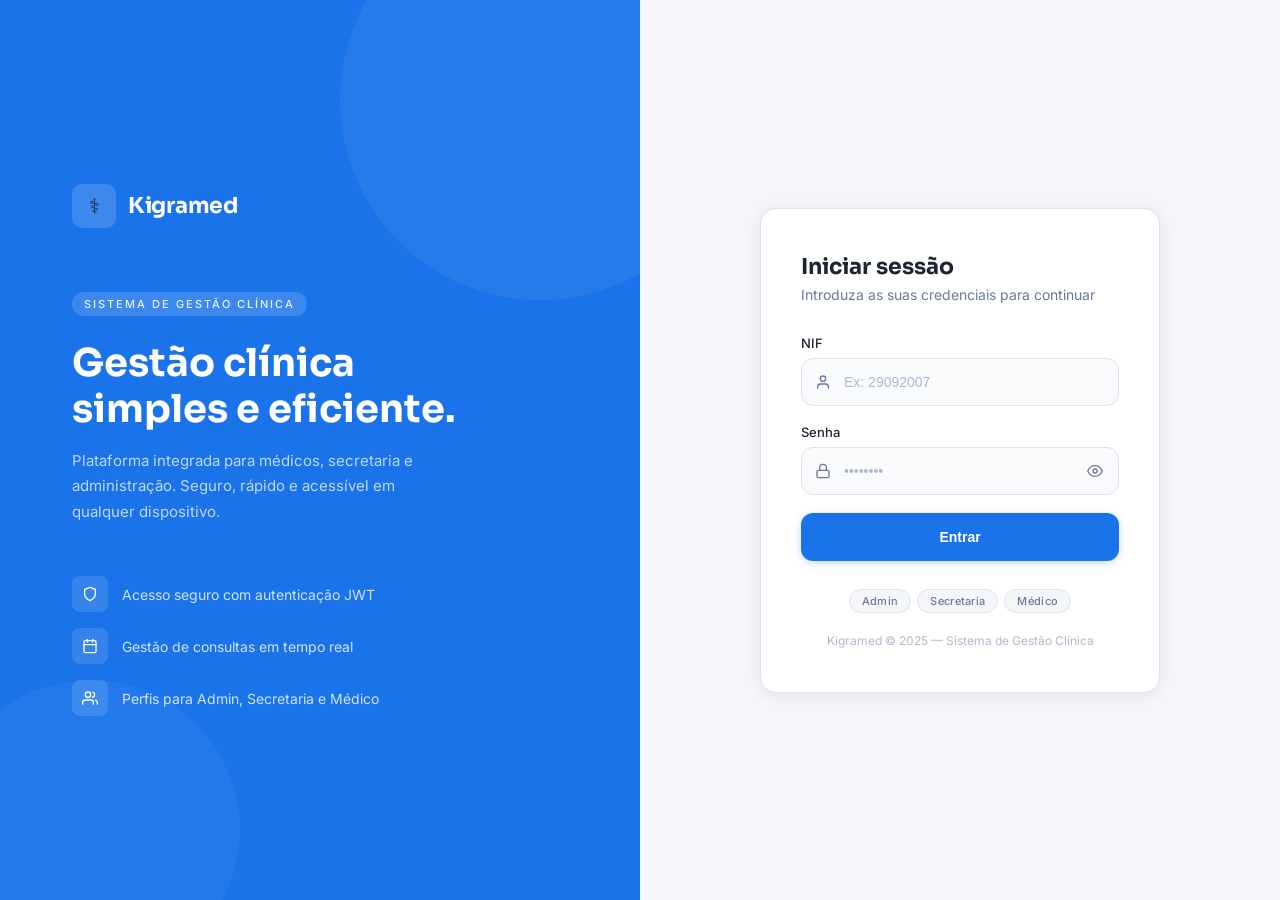
<file: src/Frontend/Front-Interno/index.html>
<!DOCTYPE html>
<html lang="pt">
<head>
  <meta charset="UTF-8"/>
  <meta name="viewport" content="width=device-width, initial-scale=1.0"/>
  <title>Kigramed — Login</title>
  <link href="https://fonts.googleapis.com/css2?family=Inter:wght@300;400;500;600&family=Sora:wght@600;700&display=swap" rel="stylesheet"/>
  <style>
    *, *::before, *::after { box-sizing: border-box; margin: 0; padding: 0; }
    :root { --primary:#1a73e8;--primary-h:#1558b0;--bg:#f4f6f9;--white:#ffffff;--border:#dde3ed;--text:#1e2532;--muted:#6b7a99;--danger:#d93025;--success:#1e8e3e;--radius:12px;--shadow:0 2px 16px rgba(0,0,0,0.08); }
    html, body { height: 100%; font-family: 'Inter', sans-serif; background: var(--bg); color: var(--text); }
    .page { min-height: 100vh; display: grid; grid-template-columns: 1fr 1fr; }
    .left { background: var(--primary); display:flex; flex-direction:column; justify-content:center; align-items:flex-start; padding:64px 72px; position:relative; overflow:hidden; }
    .left::before, .left::after { content:''; position:absolute; border-radius:50%; background:rgba(255,255,255,0.05); }
    .left::before { top:-100px; right:-100px; width:400px; height:400px; }
    .left::after { bottom:-80px; left:-60px; width:300px; height:300px; background:rgba(255,255,255,0.04); }
    .logo { display:flex; align-items:center; gap:12px; margin-bottom:64px; position:relative; z-index:1; }
    .logo-icon { width:44px;height:44px;background:rgba(255,255,255,0.15);border-radius:10px;display:flex;align-items:center;justify-content:center;font-size:20px; }
    .logo-name { font-family:'Sora',sans-serif;font-size:22px;font-weight:700;color:#fff;letter-spacing:-0.3px; }
    .hero { position:relative; z-index:1; }
    .hero-tag { display:inline-block;background:rgba(255,255,255,0.15);color:rgba(255,255,255,0.9);font-size:11px;font-weight:500;letter-spacing:2px;text-transform:uppercase;padding:5px 12px;border-radius:20px;margin-bottom:24px; }
    .hero-title { font-family:'Sora',sans-serif;font-size:clamp(26px,3vw,40px);font-weight:700;color:#fff;line-height:1.2;margin-bottom:16px; }
    .hero-desc { font-size:15px;color:rgba(255,255,255,0.72);line-height:1.7;max-width:380px;margin-bottom:52px; }
    .features { display:flex; flex-direction:column; gap:16px; }
    .feature { display:flex; align-items:center; gap:14px; }
    .feature-dot { width:36px; height:36px; flex-shrink:0; background:rgba(255,255,255,0.12); border-radius:8px; display:flex; align-items:center; justify-content:center; }
    .feature-dot svg { width:16px; height:16px; stroke:#fff; fill:none; stroke-width:2; stroke-linecap:round; stroke-linejoin:round; }
    .feature-text { font-size:14px; color:rgba(255,255,255,0.8); }
    .right { display:flex; align-items:center; justify-content:center; padding:48px 40px; background:var(--bg); }
    .card { width:100%; max-width:400px; background:var(--white); border:1px solid var(--border); border-radius:16px; padding:44px 40px; box-shadow:var(--shadow); }
    .card-header { margin-bottom:32px; }
    .card-title { font-family:'Sora',sans-serif;font-size:22px;font-weight:700;color:var(--text); margin-bottom:6px; }
    .card-sub { font-size:14px; color:var(--muted); }
    .field { margin-bottom:18px; }
    .field label { display:block; font-size:13px; font-weight:500; color:var(--text); margin-bottom:7px; }
    .input-wrap { position:relative; }
    .input-wrap svg.field-icon { position:absolute; left:14px; top:50%; transform:translateY(-50%); width:16px; height:16px; stroke:var(--muted); fill:none; stroke-width:2; stroke-linecap:round; stroke-linejoin:round; pointer-events:none; transition:stroke .2s; }
    .input-wrap input { width:100%; height:48px; border:1.5px solid var(--border); border-radius:var(--radius); background:#f9fafb; padding:0 14px 0 42px; font-size:14px; color:var(--text); outline:none; transition:border-color .2s, background .2s, box-shadow .2s; }
    .input-wrap input::placeholder { color:#b0b8cc; }
    .input-wrap input:focus { border-color:var(--primary); background:#fff; box-shadow:0 0 0 3px rgba(26,115,232,0.1); }
    .input-wrap:focus-within svg.field-icon { stroke:var(--primary); }
    .eye-btn { position:absolute; right:12px; top:50%; transform:translateY(-50%); background:none; border:none; cursor:pointer; padding:4px; color:var(--muted); transition:color .2s; line-height:0; }
    .eye-btn:hover { color:var(--text); }
    .eye-btn svg { width:16px; height:16px; stroke:currentColor; fill:none; stroke-width:2; stroke-linecap:round; stroke-linejoin:round; }
    .error-msg { font-size:12px; color:var(--danger); margin-top:5px; display:none; align-items:center; gap:4px; }
    .field.has-error .input-wrap input { border-color:var(--danger); background:#fff5f5; }
    .field.has-error .error-msg { display:flex; }
    .btn-login { width:100%; height:48px; margin-top:8px; background:var(--primary); border:none; border-radius:var(--radius); font-size:14px; font-weight:600; color:#fff; cursor:pointer; transition:background .2s, box-shadow .2s, transform .1s; display:flex; align-items:center; justify-content:center; gap:8px; box-shadow:0 2px 8px rgba(26,115,232,0.25); }
    .btn-login:hover { background:var(--primary-h); box-shadow:0 4px 14px rgba(26,115,232,0.35); }
    .btn-login:active { transform:scale(0.99); }
    .btn-login:disabled { opacity:.65; cursor:not-allowed; transform:none; }
    .spinner { width:16px; height:16px; border:2px solid rgba(255,255,255,0.35); border-top-color:#fff; border-radius:50%; animation:spin .65s linear infinite; display:none; }
    @keyframes spin { to { transform:rotate(360deg); } }
    .btn-login.loading .spinner { display:block; }
    .btn-login.loading .btn-text { display:none; }
    .roles-row { display:flex; gap:6px; justify-content:center; margin-top:28px; flex-wrap:wrap; }
    .role-pill { font-size:11px; font-weight:500; letter-spacing:.3px; padding:4px 12px; border-radius:20px; border:1px solid var(--border); color:var(--muted); background:#f4f6f9; }
    .footer-note { text-align:center; margin-top:20px; font-size:12px; color:#b0b8cc; }
    .toast { position: fixed; bottom: 24px; right: 24px; left: 24px; max-width: 320px; margin-left: auto; z-index: 999; padding: 12px 18px; border-radius: 10px; font-size: 13px; font-weight: 500; border: 1px solid; transform: translateY(80px); opacity: 0; transition: transform .3s ease, opacity .3s ease; display: flex; align-items: center; gap: 10px; box-shadow: 0 4px 16px rgba(0,0,0,0.1); }
    .toast.show { transform:translateY(0); opacity:1; }
    .toast.success { background:#f0fdf4; border-color:#bbf7d0; color:var(--success); }
    .toast.error { background:#fef2f2; border-color:#fecaca; color:var(--danger); }
    .toast svg { width:16px; height:16px; stroke:currentColor; fill:none; stroke-width:2.5; stroke-linecap:round; stroke-linejoin:round; flex-shrink:0; }
    @media (max-width:768px) {
      .page { grid-template-columns:1fr; }
      .left { padding:24px 24px 20px; align-items:center; text-align:center; }
      .logo { margin-bottom:0; }
      .hero { display:none; }
      .features { display:none; }
      .right { padding:20px 16px 36px; }
      .card { padding:28px 20px; }
    }
    @media (max-width:400px) {
      .card { padding:24px 14px; }
    }
  </style>
</head>
<body>
<div class="page">
  <div class="left">
    <div class="logo"><div class="logo-icon">⚕</div><div class="logo-name">Kigramed</div></div>
    <div class="hero">
      <span class="hero-tag">Sistema de Gestão Clínica</span>
      <h1 class="hero-title">Gestão clínica<br/>simples e eficiente.</h1>
      <p class="hero-desc">Plataforma integrada para médicos, secretaria e administração. Seguro, rápido e acessível em qualquer dispositivo.</p>
      <div class="features">
        <div class="feature"><div class="feature-dot"><svg viewBox="0 0 24 24"><path d="M12 22s8-4 8-10V5l-8-3-8 3v7c0 6 8 10 8 10z"/></svg></div><span class="feature-text">Acesso seguro com autenticação JWT</span></div>
        <div class="feature"><div class="feature-dot"><svg viewBox="0 0 24 24"><rect x="3" y="4" width="18" height="18" rx="2"/><line x1="16" y1="2" x2="16" y2="6"/><line x1="8" y1="2" x2="8" y2="6"/><line x1="3" y1="10" x2="21" y2="10"/></svg></div><span class="feature-text">Gestão de consultas em tempo real</span></div>
        <div class="feature"><div class="feature-dot"><svg viewBox="0 0 24 24"><path d="M17 21v-2a4 4 0 0 0-4-4H5a4 4 0 0 0-4 4v2"/><circle cx="9" cy="7" r="4"/><path d="M23 21v-2a4 4 0 0 0-3-3.87"/><path d="M16 3.13a4 4 0 0 1 0 7.75"/></svg></div><span class="feature-text">Perfis para Admin, Secretaria e Médico</span></div>
      </div>
    </div>
  </div>
  <div class="right">
    <div class="card">
      <div class="card-header"><h2 class="card-title">Iniciar sessão</h2><p class="card-sub">Introduza as suas credenciais para continuar</p></div>
      <form id="loginForm" novalidate>
        <div class="field" id="fieldNif"><label for="nif">NIF</label><div class="input-wrap"><svg class="field-icon" viewBox="0 0 24 24"><path d="M20 21v-2a4 4 0 0 0-4-4H8a4 4 0 0 0-4 4v2"/><circle cx="12" cy="7" r="4"/></svg><input type="text" id="nif" placeholder="Ex: 29092007" autocomplete="username"/></div><span class="error-msg"><svg viewBox="0 0 24 24" width="12" height="12"><circle cx="12" cy="12" r="10"/><line x1="12" y1="8" x2="12" y2="12"/><line x1="12" y1="16" x2="12.01" y2="16"/></svg>NIF é obrigatório.</span></div>
        <div class="field" id="fieldSenha"><label for="senha">Senha</label><div class="input-wrap"><svg class="field-icon" viewBox="0 0 24 24"><rect x="3" y="11" width="18" height="11" rx="2"/><path d="M7 11V7a5 5 0 0 1 10 0v4"/></svg><input type="password" id="senha" placeholder="••••••••" autocomplete="current-password"/><button type="button" class="eye-btn" id="eyeBtn" aria-label="Mostrar senha"><svg id="eyeIcon" viewBox="0 0 24 24"><path d="M1 12s4-8 11-8 11 8 11 8-4 8-11 8-11-8-11-8z"/><circle cx="12" cy="12" r="3"/></svg></button></div><span class="error-msg"><svg viewBox="0 0 24 24" width="12" height="12"><circle cx="12" cy="12" r="10"/><line x1="12" y1="8" x2="12" y2="12"/><line x1="12" y1="16" x2="12.01" y2="16"/></svg>Senha é obrigatória.</span></div>
        <button type="submit" class="btn-login" id="btnLogin"><div class="spinner"></div><span class="btn-text">Entrar</span></button>
      </form>
      <div class="roles-row"><span class="role-pill">Admin</span><span class="role-pill">Secretaria</span><span class="role-pill">Médico</span></div>
      <p class="footer-note">Kigramed ©️ 2025 — Sistema de Gestão Clínica</p>
    </div>
  </div>
</div>
<div class="toast" id="toast"></div>
<script>
  const API = 'http://localhost:5290/api';
  const eyeBtn = document.getElementById('eyeBtn');
  const senhaIn = document.getElementById('senha');
  const eyeIcon = document.getElementById('eyeIcon');
  const btnLogin = document.getElementById('btnLogin');
  const fieldNif = document.getElementById('fieldNif');
  const fieldSenha = document.getElementById('fieldSenha');
  const toast = document.getElementById('toast');

  eyeBtn.addEventListener('click', () => {
    const show = senhaIn.type === 'password';
    senhaIn.type = show ? 'text' : 'password';
    eyeIcon.innerHTML = show
      ? '<path d="M17.94 17.94A10.07 10.07 0 0112 20c-7 0-11-8-11-8a18.45 18.45 0 015.06-5.94"/><path d="M9.9 4.24A9.12 9.12 0 0112 4c7 0 11 8 11 8a18.5 18.5 0 01-2.16 3.19"/><line x1="1" y1="1" x2="23" y2="23"/>'
      : '<path d="M1 12s4-8 11-8 11 8 11 8-4 8-11 8-11-8-11-8z"/><circle cx="12" cy="12" r="3"/>';
  });

  function showToast(message, type = 'error') {
    toast.className = `toast ${type}`;
    toast.innerHTML = (type === 'success'
      ? '<svg viewBox="0 0 24 24"><polyline points="20 6 9 17 4 12"/></svg>'
      : '<svg viewBox="0 0 24 24"><circle cx="12" cy="12" r="10"/><line x1="12" y1="8" x2="12" y2="12"/><line x1="12" y1="16" x2="12.01" y2="16"/></svg>') + message;
    toast.classList.add('show');
    setTimeout(() => toast.classList.remove('show'), 3200);
  }

  document.getElementById('loginForm').addEventListener('submit', async (event) => {
    event.preventDefault();
    fieldNif.classList.remove('has-error');
    fieldSenha.classList.remove('has-error');
    const nif = document.getElementById('nif').value.trim();
    const senha = senhaIn.value.trim();
    let valid = true;
    if (!nif) { fieldNif.classList.add('has-error'); valid = false; }
    if (!senha) { fieldSenha.classList.add('has-error'); valid = false; }
    if (!valid) return;
    btnLogin.disabled = true;
    btnLogin.classList.add('loading');
    try {
      const response = await fetch(`${API}/Auth/login`, {
        method: 'POST', headers: { 'Content-Type': 'application/json' },
        body: JSON.stringify({ nif, senha })
      });
      const result = await response.json();
      if (!response.ok) {
        showToast(result?.mensagem || 'NIF ou senha inválidos.', 'error');
        return;
      }
      localStorage.setItem('token', result.dados.token);
      localStorage.setItem('role', result.dados.role);
      localStorage.setItem('nome', result.dados.nome);
      localStorage.setItem('nif', result.dados.nif);
      showToast(`Bem-vindo, ${result.dados.nome}!`, 'success');
      const map = { Admin: 'admin/admin.html', Secretaria: 'secretaria/secretaria.html', Medico: 'medico/medico.html' };
      setTimeout(() => window.location.href = map[result.dados.role] || 'index.html', 800);
    } catch (error) {
      showToast('Não foi possível ligar ao servidor.', 'error');
    } finally {
      btnLogin.disabled = false;
      btnLogin.classList.remove('loading');
    }
  });
</script>
</body>
</html>
</file>
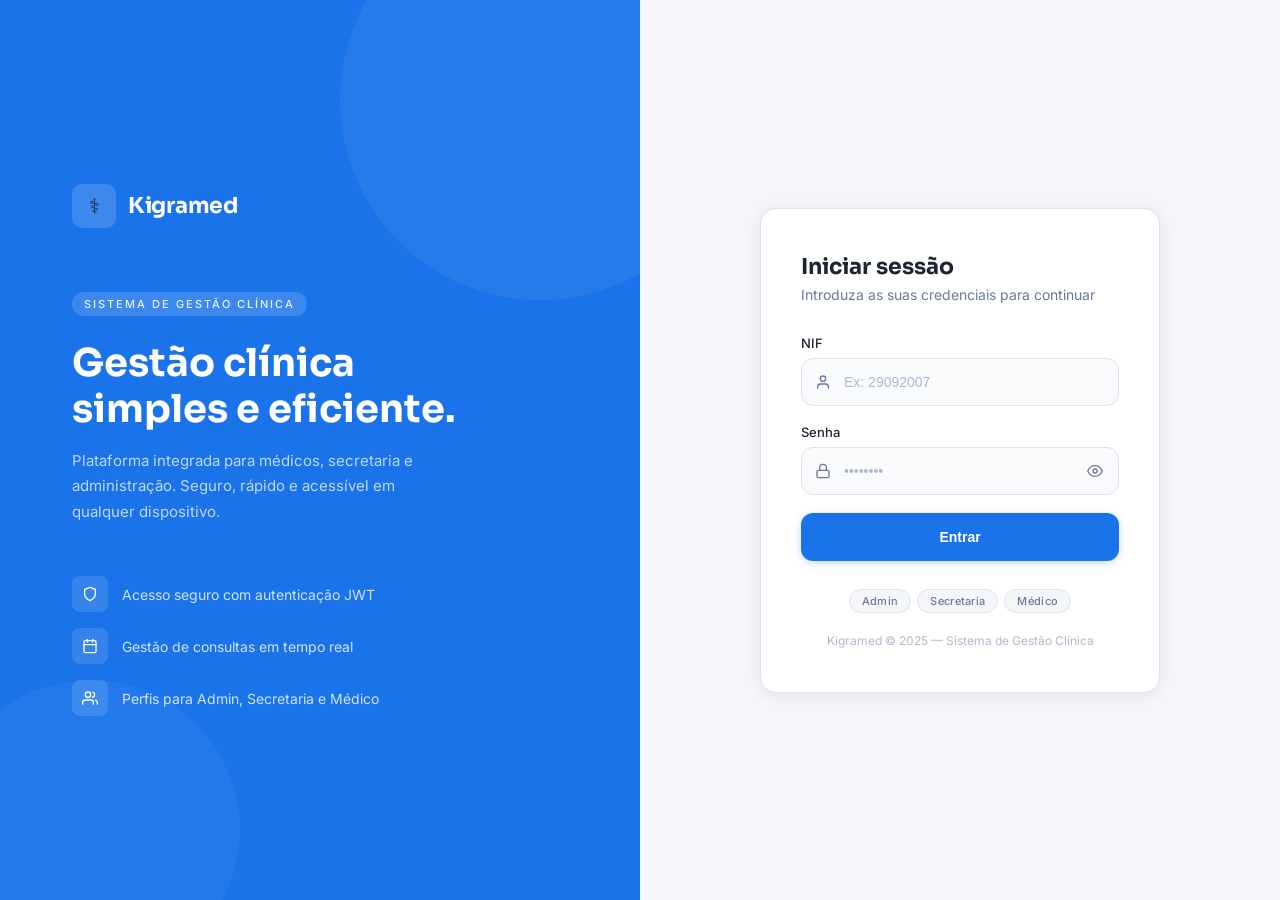
<file: src/Frontend/Front-Interno/admin/admin.html>
﻿<!DOCTYPE html>
<html lang="pt">
<head>
  <meta charset="UTF-8" />
  <meta name="viewport" content="width=device-width, initial-scale=1.0" />
  <title>Kigramed — Admin</title>
  <link href="https://fonts.googleapis.com/css2?family=Inter:wght@300;400;500;600&family=Sora:wght@600;700&display=swap" rel="stylesheet" />
  <link rel="stylesheet" href="../dashboard.css" />
</head>
<body>
  <div class="sidebar-overlay" id="sidebarOverlay" onclick="sidebarToggle()"></div>
  <div class="layout">
    <aside class="sidebar" id="sidebar">
      <div class="sidebar-logo"><div class="logo-icon">⚕</div><div class="logo-name">Kigramed</div></div>
      <div class="sidebar-section">Principal</div>
      <button class="nav-item active" onclick="showSection('dashboard', this)"><svg viewBox="0 0 24 24"><rect x="3" y="3" width="7" height="7"/><rect x="14" y="3" width="7" height="7"/><rect x="14" y="14" width="7" height="7"/><rect x="3" y="14" width="7" height="7"/></svg>Dashboard</button>
      <button class="nav-item" onclick="showSection('consultas', this)"><svg viewBox="0 0 24 24"><rect x="3" y="4" width="18" height="18" rx="2"/><line x1="16" y1="2" x2="16" y2="6"/><line x1="8" y1="2" x2="8" y2="6"/><line x1="3" y1="10" x2="21" y2="10"/></svg>Consultas</button>
      <button class="nav-item" onclick="showSection('pacientes', this)"><svg viewBox="0 0 24 24"><path d="M17 21v-2a4 4 0 0 0-4-4H5a4 4 0 0 0-4 4v2"/><circle cx="9" cy="7" r="4"/></svg>Pacientes</button>
      <button class="nav-item" onclick="showSection('clientes', this)"><svg viewBox="0 0 24 24"><path d="M20 21v-2a4 4 0 0 0-4-4H8a4 4 0 0 0-4 4v2"/><circle cx="12" cy="7" r="4"/></svg>Clientes</button>
      <div class="sidebar-section">Gestão</div>
      <button class="nav-item" onclick="showSection('funcionarios', this)"><svg viewBox="0 0 24 24"><path d="M17 21v-2a4 4 0 0 0-4-4H5a4 4 0 0 0-4 4v2"/><circle cx="9" cy="7" r="4"/><path d="M23 21v-2a4 4 0 0 0-3-3.87"/><path d="M16 3.13a4 4 0 0 1 0 7.75"/></svg>Funcionários</button>
      <button class="nav-item" onclick="showSection('especialidades', this)"><svg viewBox="0 0 24 24"><path d="M22 12h-4l-3 9L9 3l-3 9H2"/></svg>Especialidades</button>
      <button class="nav-item" onclick="showSection('servicos', this)"><svg viewBox="0 0 24 24"><circle cx="12" cy="12" r="3"/><path d="M19.07 4.93a10 10 0 0 1 0 14.14M4.93 4.93a10 10 0 0 0 0 14.14"/></svg>Serviços</button>
      <button class="nav-item" onclick="showSection('pagamentos', this)"><svg viewBox="0 0 24 24"><rect x="1" y="4" width="22" height="16" rx="2"/><line x1="1" y1="10" x x2="23" y2="10"/></svg>Pagamentos</button>
      <button class="nav-item" onclick="showSection('pagamentoconsulta', this)"><svg viewBox="0 0 24 24"><circle cx="12" cy="12" r="3"/><path d="M12 5v14"/></svg>Pago Consulta</button>
      <button class="nav-item" onclick="showSection('sms', this)"><svg viewBox="0 0 24 24"><path d="M21 15a2 2 0 0 1-2 2H7l-4 4V5a2 2 0 0 1 2-2h14a2 2 0 0 1 2 2z"/></svg>SMS</button>      <div class="sidebar-footer"><div class="user-card"><div class="avatar" id="sidebarAvatar">AD</div><div class="user-info"><div class="user-name" id="sidebarName">Administrador</div><div class="user-role">Admin</div></div><button class="btn-logout" onclick="logout()"><svg viewBox="0 0 24 24"><path d="M9 21H5a2 2 0 0 1-2-2V5a2 2 0 0 1 2-2h4"/><polyline points="16 17 21 12 16 7"/><line x1="21" y1="12" x2="9" y2="12"/></svg></button></div></div>
    </aside>
    <main class="main">
      <div class="topbar"><div class="topbar-left"><button class="menu-btn" onclick="sidebarToggle()"><svg viewBox="0 0 24 24"><line x1="3" y1="6" x2="21" y2="6"/><line x1="3" y1="12" x2="21" y2="12"/><line x1="3" y1="18" x2="21" y2="18"/></svg></button><div class="topbar-title" id="topbarTitle">Dashboard</div></div><div class="topbar-right"><span class="role-badge">Admin</span><span id="topbarName" style="font-size:13px;color:var(--muted)"></span></div></div>
      <div class="content">
        <div class="section active" id="sec-dashboard">
          <div class="page-header"><div><div class="page-title">Visão geral</div><div class="page-sub">Painel de administração</div></div></div>
          <div class="stats-grid"><div class="stat-card"><div class="stat-icon si-blue"><svg viewBox="0 0 24 24"><rect x="3" y="4" width="18" height="18" rx="2"/><line x1="16" y1="2" x2="16" y2="6"/><line x1="8" y1="2" x2="8" y2="6"/><line x1="3" y1="10" x2="21" y2="10"/></svg></div><div class="stat-label">Consultas</div><div class="stat-val" id="statConsultas">—</div></div><div class="stat-card"><div class="stat-icon si-green"><svg viewBox="0 0 24 24"><path d="M17 21v-2a4 4 0 0 0-4-4H5a4 4 0 0 0-4 4v2"/><circle cx="9" cy="7" r="4"/></svg></div><div class="stat-label">Pacientes</div><div class="stat-val" id="statPacientes">—</div></div><div class="stat-card"><div class="stat-icon si-amber"><svg viewBox="0 0 24 24"><path d="M17 21v-2a4 4 0 0 0-4-4H5a4 4 0 0 0-4 4v2"/><circle cx="9" cy="7" r="4"/></svg></div><div class="stat-label">Funcionários</div><div class="stat-val" id="statFuncionarios">—</div></div><div class="stat-card"><div class="stat-icon si-red"><svg viewBox="0 0 24 24"><rect x="1" y="4" width="22" height="16" rx="2"/><line x1="1" y1="10" x2="23" y2="10"/></svg></div><div class="stat-label">Pagamentos</div><div class="stat-val" id="statPagamentos">—</div></div></div>
          <div class="card"><div class="card-header"><div class="card-title">Últimas consultas</div></div><div class="table-wrap"><table><thead><tr><th>#</th><th>Paciente</th><th>Médico</th><th>Serviço</th><th>Data</th><th>Estado</th></tr></thead><tbody id="dashConsultas"><tr><td colspan="6" style="text-align:center;color:var(--muted);padding:24px">A carregar...</td></tr></tbody></table></div></div>
        </div>
        <div class="section" id="sec-consultas">
          <div class="page-header"><div><div class="page-title">Consultas</div><div class="page-sub">Gestão de todas as consultas</div></div><button class="btn btn-primary" onclick="openModal('modalConsulta')"><svg viewBox="0 0 24 24"><line x1="12" y1="5" x2="12" y2="19"/><line x1="5" y1="12" x2="19" y2="12"/></svg>Nova Consulta</button></div>
          <div class="card"><div class="search-bar"><div class="search-wrap"><svg viewBox="0 0 24 24"><circle cx="11" cy="11" r="8"/><line x1="21" y1="21" x2="16.65" y2="16.65"/></svg><input type="text" placeholder="Pesquisar..." oninput="filterTable(this,'tblConsultas')"/></div></div>
                        <div style="display:flex;align-items:center;gap:10px;margin-bottom:14px;">
              <label for="filtroEstadoConsulta" style="font-size:13px;color:var(--muted);white-space:nowrap;font-weight:600;">Filtrar por estado:</label>
              <select id="filtroEstadoConsulta" onchange="filtrarConsultasPorEstado(this.value || null)" style="font-size:13px;padding:6px 10px;border:1px solid var(--border);border-radius:6px;background:var(--card);color:var(--text);cursor:pointer;">
                <option value="">Todos</option>
                <option value="Pendente">Pendente</option>
                <option value="Aguarda Pagamento">Aguarda Pagamento</option>
                <option value="Comprovativo Enviado">Comprovativo Enviado</option>
                <option value="Rejeitado">Rejeitado</option>
                <option value="Confirmada">Confirmada</option>
                <option value="Cancelada">Cancelada</option>
              </select>
            </div>
          <div class="table-wrap"><table id="tblConsultas"><thead><tr><th>#</th><th>Paciente</th><th>Médico</th><th>Serviço</th><th>Data</th><th>Estado</th><th>Ações</th></tr></thead><tbody id="bodyConsultas"><tr><td colspan="7" style="text-align:center;color:var(--muted);padding:24px">A carregar...</td></tr></tbody></table></div></div>
        </div>
        <div class="section" id="sec-pacientes">
          <div class="page-header"><div><div class="page-title">Pacientes</div><div class="page-sub">Registo de pacientes</div></div><button class="btn btn-primary" onclick="openModal('modalPaciente')"><svg viewBox="0 0 24 24"><line x1="12" y1="5" x2="12" y2="19"/><line x1="5" y1="12" x2="19" y2="12"/></svg>Novo Paciente</button></div>
          <div class="card"><div class="search-bar"><div class="search-wrap"><svg viewBox="0 0 24 24"><circle cx="11" cy="11" r="8"/><line x1="21" y1="21" x2="16.65" y2="16.65"/></svg><input type="text" placeholder="Pesquisar..." oninput="filterTable(this,'tblPacientes')"/></div></div><div class="table-wrap"><table id="tblPacientes"><thead><tr><th>#</th><th>Nome</th><th>Data Nasc.</th><th>Cliente</th><th>Ações</th></tr></thead><tbody id="bodyPacientes"><tr><td colspan="5" style="text-align:center;color:var(--muted);padding:24px">A carregar...</td></tr></tbody></table></div></div>
        </div>
        <div class="section" id="sec-clientes">
          <div class="page-header"><div><div class="page-title">Clientes</div><div class="page-sub">Base de dados de clientes</div></div><button class="btn btn-primary" onclick="openModal('modalCliente')"><svg viewBox="0 0 24 24"><line x1="12" y1="5" x2="12" y2="19"/><line x1="5" y1="12" x2="19" y2="12"/></svg>Novo Cliente</button></div>
          <div class="card"><div class="search-bar"><div class="search-wrap"><svg viewBox="0 0 24 24"><circle cx="11" cy="11" r="8"/><line x1="21" y1="21" x2="16.65" y2="16.65"/></svg><input type="text" placeholder="Pesquisar..." oninput="filterTable(this,'tblClientes')"/></div></div><div class="table-wrap"><table id="tblClientes"><thead><tr><th>NIF</th><th>Nome</th><th>Contactos</th><th>Ações</th></tr></thead><tbody id="bodyClientes"><tr><td colspan="4" style="text-align:center;color:var(--muted);padding:24px">A carregar...</td></tr></tbody></table></div></div>
        </div>
        <div class="section" id="sec-funcionarios">
          <div class="page-header"><div><div class="page-title">Funcionários</div><div class="page-sub">Equipa clínica e administrativa</div></div><button class="btn btn-primary" onclick="openModal('modalFuncionario')"><svg viewBox="0 0 24 24"><line x1="12" y1="5" x2="12" y2="19"/><line x1="5" y1="12" x2="19" y2="12"/></svg>Novo Funcionário</button></div>
          <div class="card"><div class="search-bar"><div class="search-wrap"><svg viewBox="0 0 24 24"><circle cx="11" cy="11" r="8"/><line x1="21" y1="21" x2="16.65" y2="16.65"/></svg><input type="text" placeholder="Pesquisar..." oninput="filterTable(this,'tblFuncionarios')"/></div></div><div class="table-wrap"><table id="tblFuncionarios"><thead><tr><th>NIF</th><th>Nome</th><th>Perfil</th><th>Contactos</th><th>Estado</th><th>Ações</th></tr></thead><tbody id="bodyFuncionarios"><tr><td colspan="6" style="text-align:center;color:var(--muted);padding:24px">A carregar...</td></tr></tbody></table></div></div>
        </div>
        <div class="section" id="sec-especialidades">
          <div class="page-header"><div><div class="page-title">Especialidades</div><div class="page-sub">Especialidades médicas</div></div><button class="btn btn-primary" onclick="openModal('modalEspecialidade')"><svg viewBox="0 0 24 24"><line x1="12" y1="5" x2="12" y2="19"/><line x1="5" y1="12" x2="19" y2="12"/></svg>Nova Especialidade</button></div>
          <div class="card"><div class="table-wrap"><table id="tblEspecialidades"><thead><tr><th>#</th><th>Nome</th><th>Descrição</th><th>Ações</th></tr></thead><tbody id="bodyEspecialidades"><tr><td colspan="4" style="text-align:center;color:var(--muted);padding:24px">A carregar...</td></tr></tbody></table></div></div>
        </div>
        <div class="section" id="sec-servicos">
          <div class="page-header"><div><div class="page-title">Serviços</div><div class="page-sub">Serviços clínicos</div></div><button class="btn btn-primary" onclick="openModal('modalServico')"><svg viewBox="0 0 24 24"><line x1="12" y1="5" x2="12" y2="19"/><line x1="5" y1="12" x2="19" y2="12"/></svg>Novo Serviço</button></div>
          <div class="card"><div class="table-wrap"><table id="tblServicos"><thead><tr><th>#</th><th>Nome</th><th>Especialidade</th><th>Preço</th><th>Estado</th><th>Ações</th></tr></thead><tbody id="bodyServicos"><tr><td colspan="6" style="text-align:center;color:var(--muted);padding:24px">A carregar...</td></tr></tbody></table></div></div>
        </div>
        <div class="section" id="sec-pagamentos">
          <div class="page-header"><div><div class="page-title">Pagamentos</div><div class="page-sub">Registo de pagamentos</div></div><button class="btn btn-primary" onclick="openModal('modalPagamento')"><svg viewBox="0 0 24 24"><line x1="12" y1="5" x2="12" y2="19"/><line x1="5" y1="12" x2="19" y2="12"/></svg>Novo Pagamento</button></div>
          <div class="card"><div class="table-wrap"><table id="tblPagamentos"><thead><tr><th>#</th><th>Cliente</th><th>Secretaria</th><th>Valor</th><th>Comprovativo</th><th>Data</th></tr></thead><tbody id="bodyPagamentos"><tr><td colspan="6" style="text-align:center;color:var(--muted);padding:24px">A carregar...</td></tr></tbody></table></div></div>
        </div>
        <div class="section" id="sec-pagamentoconsulta">
          <div class="page-header"><div><div class="page-title">Pagamentos de Consulta</div><div class="page-sub">Ligação entre pagamento e consulta</div></div><button class="btn btn-primary" onclick="openModal('modalPagamentoConsulta')"><svg viewBox="0 0 24 24"><line x1="12" y1="5" x2="12" y2="19"/><line x1="5" y1="12" x2="19" y2="12"/></svg>Associar Pagamento</button></div>
          <div class="card"><div class="table-wrap"><table id="tblPagamentoConsulta"><thead><tr><th>#</th><th>Pagamento</th><th>Consulta</th><th>Data Consulta</th><th>Comprovativo</th></tr></thead><tbody id="bodyPagamentoConsulta"><tr><td colspan="5" style="text-align:center;color:var(--muted);padding:24px">A carregar...</td></tr></tbody></table></div></div>
        </div>
        <div class="section" id="sec-sms">
          <div class="page-header"><div><div class="page-title">SMS</div><div class="page-sub">Envio de SMS e registo</div></div><button class="btn btn-primary" onclick="openModal('modalSMS')"><svg viewBox="0 0 24 24"><path d="M21 15a2 2 0 0 1-2 2H7l-4 4V5a2 2 0 0 1 2-2h14a2 2 0 0 1 2 2z"/></svg>Enviar SMS</button></div>
          <div class="card"><div class="table-wrap"><table id="tblSMS"><thead><tr><th>#</th><th>Cliente</th><th>Mensagem</th><th>Data Envio</th></tr></thead><tbody id="bodySMS"><tr><td colspan="4" style="text-align:center;color:var(--muted);padding:24px">A carregar...</td></tr></tbody></table></div></div>
        </div>
      </div>
    </main>
  </div>

  <!-- ── MODAIS CRIAR ─────────────────────────────────────────────────────── -->

  <div class="modal-overlay" id="modalConsulta"><div class="modal"><div class="modal-header"><div class="modal-title">Nova Consulta</div><button class="modal-close" onclick="closeModal('modalConsulta')"><svg viewBox="0 0 24 24"><line x1="18" y1="6" x2="6" y2="18"/><line x1="6" y1="6" x2="18" y2="18"/></svg></button></div><form id="formConsulta" onsubmit="submitConsulta(event)"><div class="form-grid"><div class="form-group"><label>Médico *</label><select id="cMedico" required><option value="">Seleccionar...</option></select></div><div class="form-group"><label>Serviço *</label><select id="cServico" required><option value="">Seleccionar...</option></select></div><div class="form-group"><label>Paciente *</label><select id="cPaciente" required><option value="">Seleccionar...</option></select></div><div class="form-group"><label>Estado *</label><select id="cEstado" required><option value="">Seleccionar...</option></select></div><div class="form-group full"><label>Data e Hora *</label><input type="datetime-local" id="cData" required/></div></div><div class="form-actions"><button type="button" class="btn btn-outline" onclick="closeModal('modalConsulta')">Cancelar</button><button type="submit" class="btn btn-primary">Guardar</button></div></form></div></div>

  <div class="modal-overlay" id="modalPaciente"><div class="modal"><div class="modal-header"><div class="modal-title">Novo Paciente</div><button class="modal-close" onclick="closeModal('modalPaciente')"><svg viewBox="0 0 24 24"><line x1="18" y1="6" x2="6" y2="18"/><line x1="6" y1="6" x2="18" y2="18"/></svg></button></div><form id="formPaciente" onsubmit="submitPaciente(event)"><div class="form-grid"><div class="form-group full"><label>Nome *</label><input type="text" id="pNome" required placeholder="Nome completo"/></div><div class="form-group"><label>Nascimento *</label><input type="date" id="pNasc" required/></div><div class="form-group"><label>Cliente NIF *</label><select id="pCliente" required><option value="">Seleccionar...</option></select></div><div class="form-group"><label>Género *</label><select id="pGenero" required><option value="">Seleccionar...</option><option value="1">Masculino</option><option value="2">Feminino</option></select></div><div class="form-group"><label>Tipo (opcional)</label><input type="number" id="pTipo" value="1" min="1"/></div></div><div class="form-actions"><button type="button" class="btn btn-outline" onclick="closeModal('modalPaciente')">Cancelar</button><button type="submit" class="btn btn-primary">Guardar</button></div></form></div></div>

  <div class="modal-overlay" id="modalCliente"><div class="modal"><div class="modal-header"><div class="modal-title">Novo Cliente</div><button class="modal-close" onclick="closeModal('modalCliente')"><svg viewBox="0 0 24 24"><line x1="18" y1="6" x2="6" y2="18"/><line x1="6" y1="6" x2="18" y2="18"/></svg></button></div><form id="formCliente" onsubmit="submitCliente(event)"><div class="form-grid"><div class="form-group"><label>NIF *</label><input type="text" id="clNif" required placeholder="123456789"/></div><div class="form-group"><label>Nome *</label><input type="text" id="clNome" required placeholder="Nome completo"/></div><div class="form-group"><label>Email</label><input type="email" id="clEmail" placeholder="email@exemplo.com"/></div><div class="form-group"><label>Telefone</label><input type="text" id="clTel" placeholder="900 000 000"/></div></div><div class="form-actions"><button type="button" class="btn btn-outline" onclick="closeModal('modalCliente')">Cancelar</button><button type="submit" class="btn btn-primary">Guardar</button></div></form></div></div>

  <div class="modal-overlay" id="modalFuncionario"><div class="modal"><div class="modal-header"><div class="modal-title">Novo Funcionário</div><button class="modal-close" onclick="closeModal('modalFuncionario')"><svg viewBox="0 0 24 24"><line x1="18" y1="6" x2="6" y2="18"/><line x1="6" y1="6" x2="18" y2="18"/></svg></button></div><form id="formFuncionario" onsubmit="submitFuncionario(event)"><div class="form-grid"><div class="form-group"><label>NIF *</label><input type="text" id="fNif" required placeholder="123456789"/></div><div class="form-group"><label>Nome *</label><input type="text" id="fNome" required placeholder="Nome completo"/></div><div class="form-group"><label>Perfil *</label><select id="fPerfil" required><option value="">Seleccionar...</option></select></div><div class="form-group"><label>Telefone</label><input type="text" id="fTel" placeholder="900 000 000"/></div><div class="form-group"><label>Estado *</label><select id="fEstado" required><option value="true">Activo</option><option value="false">Inactivo</option></select></div><div class="form-group"><label>Especialidade</label><select id="fEspecialidade"><option value="">Seleccionar...</option></select></div></div><div class="form-actions"><button type="button" class="btn btn-outline" onclick="closeModal('modalFuncionario')">Cancelar</button><button type="submit" class="btn btn-primary">Guardar</button></div></form></div></div>

  <div class="modal-overlay" id="modalEspecialidade"><div class="modal"><div class="modal-header"><div class="modal-title">Nova Especialidade</div><button class="modal-close" onclick="closeModal('modalEspecialidade')"><svg viewBox="0 0 24 24"><line x1="18" y1="6" x2="6" y2="18"/><line x1="6" y1="6" x2="18" y2="18"/></svg></button></div><form id="formEspecialidade" onsubmit="submitEspecialidade(event)"><div class="form-grid"><div class="form-group full"><label>Nome *</label><input type="text" id="espNome" required placeholder="Ex: Cardiologia"/></div><div class="form-group full"><label>Descrição *</label><input type="text" id="espDesc" required placeholder="Descrição da especialidade"/></div><div class="form-group"><label>Estado</label><select id="espEstado"><option value="true">Activo</option><option value="false">Inactivo</option></select></div></div><div class="form-actions"><button type="button" class="btn btn-outline" onclick="closeModal('modalEspecialidade')">Cancelar</button><button type="submit" class="btn btn-primary">Guardar</button></div></form></div></div>

  <div class="modal-overlay" id="modalServico"><div class="modal"><div class="modal-header"><div class="modal-title">Novo Serviço</div><button class="modal-close" onclick="closeModal('modalServico')"><svg viewBox="0 0 24 24"><line x1="18" y1="6" x2="6" y2="18"/><line x1="6" y1="6" x2="18" y2="18"/></svg></button></div><form id="formServico" onsubmit="submitServico(event)"><div class="form-grid"><div class="form-group full"><label>Nome *</label><input type="text" id="svcNome" required placeholder="Consulta Geral"/></div><div class="form-group"><label>Especialidade *</label><select id="svcEsp" required><option value="">Seleccionar...</option></select></div><div class="form-group"><label>Duração (min)</label><input type="number" id="svcDuracao" min="1" value="30"/></div><div class="form-group"><label>Preço</label><input type="number" id="svcPreco" min="0" step="0.01" placeholder="0.00"/></div><div class="form-group"><label>Estado *</label><select id="svcEstado" required><option value="true">Activo</option><option value="false">Inactivo</option></select></div></div><div class="form-actions"><button type="button" class="btn btn-outline" onclick="closeModal('modalServico')">Cancelar</button><button type="submit" class="btn btn-primary">Guardar</button></div></form></div></div>

  <div class="modal-overlay" id="modalPagamento"><div class="modal"><div class="modal-header"><div class="modal-title">Novo Pagamento</div><button class="modal-close" onclick="closeModal('modalPagamento')"><svg viewBox="0 0 24 24"><line x1="18" y1="6" x2="6" y2="18"/><line x1="6" y1="6" x2="18" y2="18"/></svg></button></div><form id="formPagamento" onsubmit="submitPagamento(event)"><div class="form-grid"><div class="form-group"><label>Cliente NIF *</label><select id="payCliente" required><option value="">Seleccionar...</option></select></div><div class="form-group"><label>Comprovativo *</label><input type="text" id="payComprovativo" required placeholder="URL ou texto"/></div><div class="form-group"><label>Data</label><input type="datetime-local" id="payData"/></div></div><div class="form-actions"><button type="button" class="btn btn-outline" onclick="closeModal('modalPagamento')">Cancelar</button><button type="submit" class="btn btn-primary">Guardar</button></div></form></div></div>

  <div class="modal-overlay" id="modalPagamentoConsulta"><div class="modal"><div class="modal-header"><div class="modal-title">Associar Pagamento à Consulta</div><button class="modal-close" onclick="closeModal('modalPagamentoConsulta')"><svg viewBox="0 0 24 24"><line x1="18" y1="6" x2="6" y2="18"/><line x1="6" y1="6" x2="18" y2="18"/></svg></button></div><form id="formPagamentoConsulta" onsubmit="submitPagamentoConsulta(event)"><div class="form-grid"><div class="form-group"><label>Pagamento *</label><select id="pcPagamento" required><option value="">Seleccionar...</option></select></div><div class="form-group"><label>Consulta *</label><select id="pcConsulta" required><option value="">Seleccionar...</option></select></div></div><div class="form-actions"><button type="button" class="btn btn-outline" onclick="closeModal('modalPagamentoConsulta')">Cancelar</button><button type="submit" class="btn btn-primary">Guardar</button></div></form></div></div>

  <div class="modal-overlay" id="modalSMS"><div class="modal"><div class="modal-header"><div class="modal-title">Enviar SMS</div><button class="modal-close" onclick="closeModal('modalSMS')"><svg viewBox="0 0 24 24"><line x1="18" y1="6" x2="6" y2="18"/><line x1="6" y1="6" x2="18" y2="18"/></svg></button></div><form id="formSMS" onsubmit="submitSMS(event)"><div class="form-grid"><div class="form-group"><label>Cliente NIF *</label><select id="smsCliente" required><option value="">Seleccionar...</option></select></div><div class="form-group full"><label>Mensagem *</label><textarea id="smsMensagem" required placeholder="Texto da mensagem"></textarea></div></div><div class="form-actions"><button type="button" class="btn btn-outline" onclick="closeModal('modalSMS')">Cancelar</button><button type="submit" class="btn btn-primary">Enviar</button></div></form></div></div>

  <!-- ── MODAIS EDITAR (NOVOS) ────────────────────────────────────────────── -->

  <!-- Editar Consulta -->
  <div class="modal-overlay" id="modalEditConsulta">
    <div class="modal">
      <div class="modal-header">
        <div class="modal-title">Editar Consulta</div>
        <button class="modal-close" onclick="closeModal('modalEditConsulta')">
          <svg viewBox="0 0 24 24"><line x1="18" y1="6" x2="6" y2="18"/><line x1="6" y1="6" x2="18" y2="18"/></svg>
        </button>
      </div>
      <form id="formEditConsulta" onsubmit="submitEditConsulta(event)">
        <input type="hidden" id="ecConsultaId" />
        <div class="form-grid">
          <div class="form-group">
            <label>Médico *</label>
            <select id="ecMedico" required><option value="">Seleccionar...</option></select>
          </div>
          <div class="form-group">
            <label>Estado *</label>
            <select id="ecEstado" required><option value="">Seleccionar...</option></select>
          </div>
          <div class="form-group full">
            <label>Data e Hora *</label>
            <input type="datetime-local" id="ecData" required />
          </div>
        </div>
        <div class="form-actions">
          <button type="button" class="btn btn-outline" onclick="closeModal('modalEditConsulta')">Cancelar</button>
          <button type="submit" class="btn btn-primary">Guardar</button>
        </div>
      </form>
    </div>
  </div>

  <!-- Editar Paciente -->
  <div class="modal-overlay" id="modalEditPaciente">
    <div class="modal">
      <div class="modal-header">
        <div class="modal-title">Editar Paciente</div>
        <button class="modal-close" onclick="closeModal('modalEditPaciente')">
          <svg viewBox="0 0 24 24"><line x1="18" y1="6" x2="6" y2="18"/><line x1="6" y1="6" x2="18" y2="18"/></svg>
        </button>
      </div>
      <form id="formEditPaciente" onsubmit="submitEditPaciente(event)">
        <input type="hidden" id="epPacienteId" />
        <div class="form-grid">
          <div class="form-group full">
            <label>Nome *</label>
            <input type="text" id="epNome" required placeholder="Nome completo" />
          </div>
          <div class="form-group">
            <label>Nascimento *</label>
            <input type="date" id="epNasc" required />
          </div>
          <div class="form-group">
            <label>Género *</label>
            <select id="epGenero" required>
              <option value="">Seleccionar...</option>
              <option value="1">Masculino</option>
              <option value="2">Feminino</option>
            </select>
          </div>
          <div class="form-group">
            <label>Tipo (Cliente-Paciente) *</label>
            <select id="epTipo" required>
              <option value="">Seleccionar...</option>
              <option value="1">Titular</option>
              <option value="2">Dependente</option>
            </select>
          </div>
        </div>
        <div class="form-actions">
          <button type="button" class="btn btn-outline" onclick="closeModal('modalEditPaciente')">Cancelar</button>
          <button type="submit" class="btn btn-primary">Guardar</button>
        </div>
      </form>
    </div>
  </div>

  <!-- Editar Cliente -->
  <div class="modal-overlay" id="modalEditCliente">
    <div class="modal">
      <div class="modal-header">
        <div class="modal-title">Editar Cliente</div>
        <button class="modal-close" onclick="closeModal('modalEditCliente')">
          <svg viewBox="0 0 24 24"><line x1="18" y1="6" x2="6" y2="18"/><line x1="6" y1="6" x2="18" y2="18"/></svg>
        </button>
      </div>
      <form id="formEditCliente" onsubmit="submitEditCliente(event)">
        <input type="hidden" id="eclNif" />
        <div class="form-grid">
          <div class="form-group full">
            <label>Nome *</label>
            <input type="text" id="eclNome" required placeholder="Nome completo" />
          </div>
          <div class="form-group">
            <label>Email</label>
            <input type="email" id="eclEmail" placeholder="email@exemplo.com" />
          </div>
          <div class="form-group">
            <label>Telefone</label>
            <input type="text" id="eclTel" placeholder="900 000 000" />
          </div>
        </div>
        <div class="form-actions">
          <button type="button" class="btn btn-outline" onclick="closeModal('modalEditCliente')">Cancelar</button>
          <button type="submit" class="btn btn-primary">Guardar</button>
        </div>
      </form>
    </div>
  </div>

  <!-- Editar Funcionário -->
  <div class="modal-overlay" id="modalEditFuncionario">
    <div class="modal">
      <div class="modal-header">
        <div class="modal-title">Editar Funcionário</div>
        <button class="modal-close" onclick="closeModal('modalEditFuncionario')">
          <svg viewBox="0 0 24 24"><line x1="18" y1="6" x2="6" y2="18"/><line x1="6" y1="6" x2="18" y2="18"/></svg>
        </button>
      </div>
      <form id="formEditFuncionario" onsubmit="submitEditFuncionario(event)">
        <input type="hidden" id="efNif" />
        <div class="form-grid">
          <div class="form-group full">
            <label>Nome *</label>
            <input type="text" id="efNome" required placeholder="Nome completo" />
          </div>
          <div class="form-group">
            <label>Perfil *</label>
            <select id="efPerfil" required><option value="">Seleccionar...</option></select>
          </div>
          <div class="form-group">
            <label>Estado *</label>
            <select id="efEstado" required>
              <option value="true">Activo</option>
              <option value="false">Inactivo</option>
            </select>
          </div>
          <div class="form-group">
            <label>Telefone</label>
            <input type="text" id="efTel" placeholder="900 000 000" />
          </div>
          <div class="form-group">
            <label>Especialidade (Médico)</label>
            <select id="efEspecialidade"><option value="">Seleccionar...</option></select>
          </div>
        </div>
        <div class="form-actions">
          <button type="button" class="btn btn-outline" onclick="closeModal('modalEditFuncionario')">Cancelar</button>
          <button type="submit" class="btn btn-primary">Guardar</button>
        </div>
      </form>
    </div>
  </div>

  <!-- Editar Serviço -->
  <div class="modal-overlay" id="modalEditServico">
    <div class="modal">
      <div class="modal-header">
        <div class="modal-title">Editar Serviço</div>
        <button class="modal-close" onclick="closeModal('modalEditServico')">
          <svg viewBox="0 0 24 24"><line x1="18" y1="6" x2="6" y2="18"/><line x1="6" y1="6" x2="18" y2="18"/></svg>
        </button>
      </div>
      <form id="formEditServico" onsubmit="submitEditServico(event)">
        <input type="hidden" id="esId" />
        <div class="form-grid">
          <div class="form-group full">
            <label>Nome do Serviço *</label>
            <input type="text" id="esNome" required placeholder="Ex: Consulta Geral" />
          </div>
          <div class="form-group">
            <label>Especialidade *</label>
            <select id="esEsp" required><option value="">Seleccionar...</option></select>
          </div>
          <div class="form-group">
            <label>Duração (minutos) *</label>
            <input type="number" id="esDuracao" required min="5" step="5" value="30" />
          </div>
          <div class="form-group">
            <label>Preço (Kz) *</label>
            <input type="number" id="esPreco" required min="0" step="100" />
          </div>
          <div class="form-group">
            <label>Estado *</label>
            <select id="esEstado" required>
              <option value="true">Activo</option>
              <option value="false">Inactivo</option>
            </select>
          </div>
        </div>
        <div class="form-actions">
          <button type="button" class="btn btn-outline" onclick="closeModal('modalEditServico')">Cancelar</button>
          <button type="submit" class="btn btn-primary">Guardar</button>
        </div>
      </form>
    </div>
  </div>

  <!-- ── MODAIS GENÉRICOS ─────────────────────────────────────────────────── -->

  <div class="modal-overlay" id="modalActionForm"><div class="modal"><div class="modal-header"><div class="modal-title" id="actionFormTitle">Editar Registo</div><button class="modal-close" onclick="closeModal('modalActionForm')"><svg viewBox="0 0 24 24"><line x1="18" y1="6" x2="6" y2="18"/><line x1="6" y1="6" x2="18" y2="18"/></svg></button></div><form id="actionForm"><div class="form-grid"><div class="form-group full"><label>Nome</label><input type="text" id="actionFieldNome" /></div><div class="form-group full" id="actionGroupDescricao"><label>Descrição</label><input type="text" id="actionFieldDescricao" /></div><div class="form-group full" id="actionGroupData"><label>Data e Hora</label><input type="datetime-local" id="actionFieldData" /></div></div><div class="form-actions"><button type="button" class="btn btn-outline" onclick="closeModal('modalActionForm')">Cancelar</button><button type="submit" class="btn btn-primary">Guardar</button></div></form></div></div>

  <div class="modal-overlay" id="modalActionConfirm"><div class="modal"><div class="modal-header"><div class="modal-title" id="actionConfirmTitle">Confirmar Ação</div><button class="modal-close" onclick="closeModal('modalActionConfirm')"><svg viewBox="0 0 24 24"><line x1="18" y1="6" x2="6" y2="18"/><line x1="6" y1="6" x2="18" y2="18"/></svg></button></div><div style="color:var(--muted);margin-bottom:14px" id="actionConfirmMessage">Tem a certeza?</div><div class="form-actions"><button type="button" class="btn btn-outline" onclick="closeModal('modalActionConfirm')">Cancelar</button><button type="button" class="btn btn-danger" id="actionConfirmBtn">Confirmar</button></div></div></div>

  <div id="toast" class="toast"></div>


  <script src="../common.js"></script>
  <script src="admin.js"></script>
  <!-- Módulos do Admin -->
  <script src="modules/consultas.js"></script>
  <script src="modules/pacientes.js"></script>
  <script src="modules/clientes.js"></script>
  <script src="modules/funcionarios.js"></script>
  <script src="modules/servicos.js"></script>
  <script src="modules/especialidades.js"></script>
  <script src="modules/faturamento.js"></script>
</body>
</html>
</file>
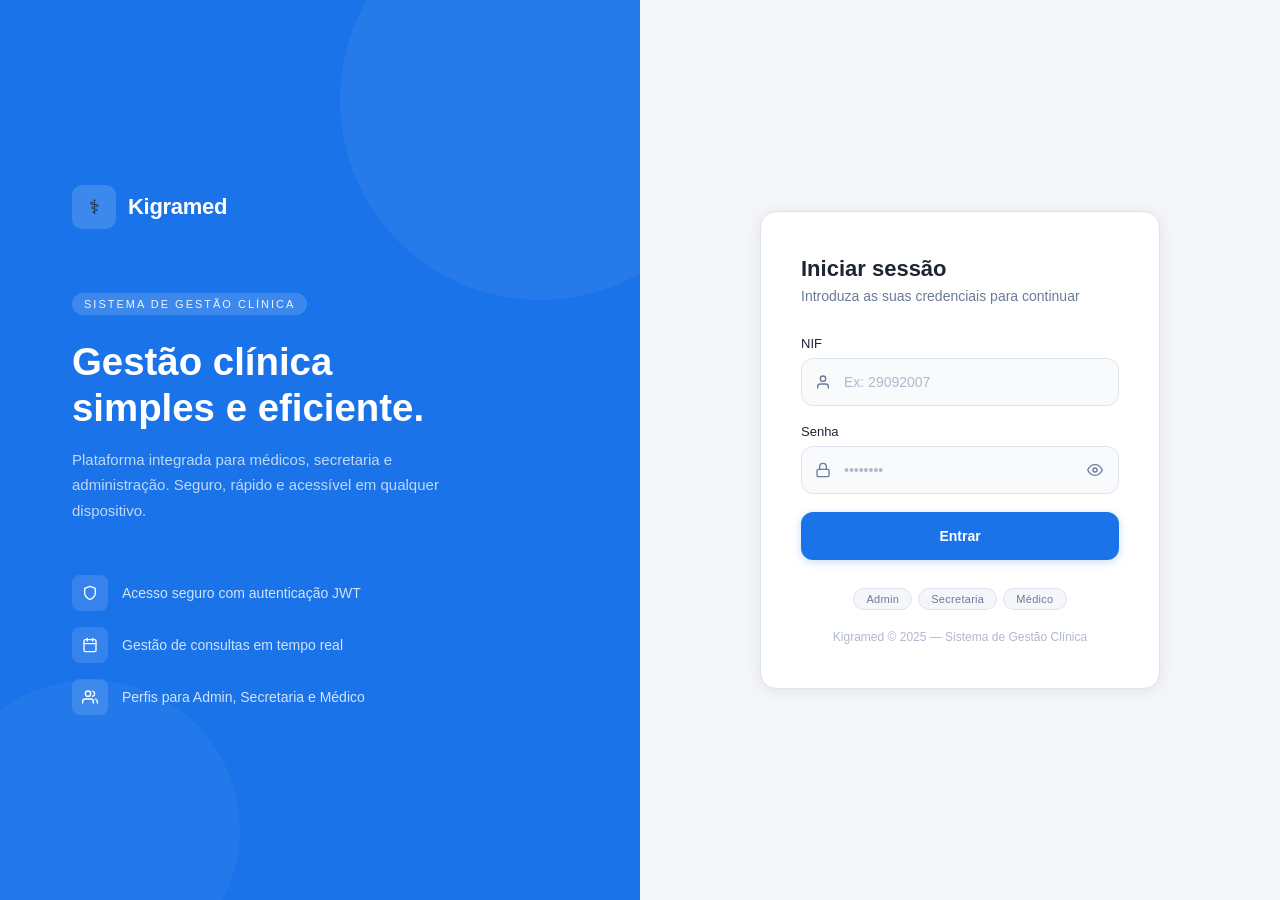
<file: src/Frontend/Front-Interno/medico/medico.html>
﻿<!DOCTYPE html>
<html lang="pt">
<head>
  <meta charset="UTF-8" />
  <meta name="viewport" content="width=device-width, initial-scale=1.0" />
  <title>Kigramed — Médico</title>
  <link href="https://fonts.googleapis.com/css2?family=Inter:wght@300;400;500;600&family=Sora:wght@600;700&display=swap" rel="stylesheet" />
  <link rel="stylesheet" href="../dashboard.css" />
</head>
<body>
  <div class="sidebar-overlay" id="sidebarOverlay" onclick="sidebarToggle()"></div>
  <div class="layout">
    <aside class="sidebar" id="sidebar">
      <div class="sidebar-logo">
        <div class="logo-icon">⚕</div>
        <div class="logo-name">Kigramed</div>
      </div>
      <div class="sidebar-section">Principal</div>
      <button class="nav-item active" onclick="showSection('dashboard', this)">
        <svg viewBox="0 0 24 24"><rect x="3" y="3" width="7" height="7"/><rect x="14" y="3" width="7" height="7"/><rect x="14" y="14" width="7" height="7"/><rect x="3" y="14" width="7" height="7"/></svg>
        Dashboard
      </button>
      <button class="nav-item" onclick="showSection('consultas', this)">
        <svg viewBox="0 0 24 24"><rect x="3" y="4" width="18" height="18" rx="2"/><line x1="16" y1="2" x2="16" y2="6"/><line x1="8" y1="2" x2="8" y2="6"/><line x1="3" y1="10" x2="21" y2="10"/></svg>
        Consultas
      </button>
      <div class="sidebar-footer">
        <div class="user-card">
          <div class="avatar" id="sidebarAvatar">ME</div>
          <div class="user-info">
            <div class="user-name" id="sidebarName">Médico</div>
            <div class="user-role">Médico</div>
          </div>
          <button class="btn-logout" onclick="logout()">
            <svg viewBox="0 0 24 24"><path d="M9 21H5a2 2 0 0 1-2-2V5a2 2 0 0 1 2-2h4"/><polyline points="16 17 21 12 16 7"/><line x1="21" y1="12" x2="9" y2="12"/></svg>
          </button>
        </div>
      </div>
    </aside>

    <main class="main">
      <div class="topbar">
        <div class="topbar-left">
          <button class="menu-btn" onclick="sidebarToggle()">
            <svg viewBox="0 0 24 24"><line x1="3" y1="6" x2="21" y2="6"/><line x1="3" y1="12" x2="21" y2="12"/><line x1="3" y1="18" x2="21" y2="18"/></svg>
          </button>
          <div class="topbar-title" id="topbarTitle">Dashboard</div>
        </div>
        <div class="topbar-right">
          <span class="role-badge">Médico</span>
          <span id="topbarName" style="font-size:13px;color:var(--muted)"></span>
        </div>
      </div>

      <div class="content">

        <!-- DASHBOARD -->
        <div class="section active" id="sec-dashboard">
          <div class="page-header">
            <div>
              <div class="page-title">Bem-vindo</div>
              <div class="page-sub">Painel do médico</div>
            </div>
          </div>
          <div class="stats-grid">
            <div class="stat-card">
              <div class="stat-icon si-blue">
                <svg viewBox="0 0 24 24"><rect x="3" y="4" width="18" height="18" rx="2"/><line x1="16" y1="2" x2="16" y2="6"/><line x1="8" y1="2" x2="8" y2="6"/><line x1="3" y1="10" x2="21" y2="10"/></svg>
              </div>
              <div class="stat-label">Total de consultas</div>
              <div class="stat-val" id="statTotal">—</div>
            </div>
            <div class="stat-card">
              <div class="stat-icon si-amber">
                <svg viewBox="0 0 24 24"><circle cx="12" cy="12" r="10"/><polyline points="12 6 12 12 16 14"/></svg>
              </div>
              <div class="stat-label">Agendadas</div>
              <div class="stat-val" id="statAgendadas">—</div>
            </div>
            <div class="stat-card">
              <div class="stat-icon si-green">
                <svg viewBox="0 0 24 24"><polyline points="20 6 9 17 4 12"/></svg>
              </div>
              <div class="stat-label">Finalizadas</div>
              <div class="stat-val" id="statFinalizadas">—</div>
            </div>
            <div class="stat-card">
              <div class="stat-icon si-red">
                <svg viewBox="0 0 24 24"><circle cx="12" cy="12" r="10"/><line x1="15" y1="9" x2="9" y2="15"/><line x1="9" y1="9" x2="15" y2="15"/></svg>
              </div>
              <div class="stat-label">Canceladas</div>
              <div class="stat-val" id="statCanceladas">—</div>
            </div>
          </div>
          <div class="card">
            <div class="card-header">
              <div class="card-title">Consultas recentes</div>
            </div>
            <div class="table-wrap">
              <table>
                <thead>
                  <tr><th>#</th><th>Paciente</th><th>Serviço</th><th>Especialidade</th><th>Data</th><th>Estado</th></tr>
                </thead>
                <tbody id="dashConsultas">
                  <tr><td colspan="6" style="text-align:center;color:var(--muted);padding:24px">A carregar...</td></tr>
                </tbody>
              </table>
            </div>
          </div>
        </div>

        <!-- CONSULTAS -->
        <div class="section" id="sec-consultas">
          <div class="page-header">
            <div>
              <div class="page-title">Minhas consultas</div>
              <div class="page-sub">Lista de consultas atribuídas</div>
            </div>
          </div>
          <div class="card">
            <div class="search-bar">
              <div class="search-wrap">
                <svg viewBox="0 0 24 24"><circle cx="11" cy="11" r="8"/><line x1="21" y1="21" x2="16.65" y2="16.65"/></svg>
                <input type="text" placeholder="Pesquisar..." oninput="filterTable(this,'tblConsultas')" />
              </div>
            </div>
            <div class="table-wrap">
              <table id="tblConsultas">
                <thead>
                  <tr><th>#</th><th>Paciente</th><th>Serviço</th><th>Especialidade</th><th>Data</th><th>Estado</th><th>Ações</th></tr>
                </thead>
                <tbody id="bodyConsultas">
                  <tr><td colspan="7" style="text-align:center;color:var(--muted);padding:24px">A carregar...</td></tr>
                </tbody>
              </table>
            </div>
          </div>
        </div>

      </div>
    </main>
  </div>

  <!-- MODAL EDITAR CONSULTA -->
  <div class="modal-overlay" id="modalEditConsulta">
    <div class="modal">
      <div class="modal-header">
        <div class="modal-title">Editar Consulta</div>
        <button class="modal-close" onclick="closeModal('modalEditConsulta')">
          <svg viewBox="0 0 24 24"><line x1="18" y1="6" x2="6" y2="18"/><line x1="6" y1="6" x2="18" y2="18"/></svg>
        </button>
      </div>
      <form id="formEditConsulta" onsubmit="submitEditConsulta(event)">
        <input type="hidden" id="ecConsultaId" />
        <div class="form-grid">
          <div class="form-group full">
            <label>Paciente</label>
            <input type="text" id="ecPaciente" disabled style="background:#f0f2f7;color:var(--muted)" />
          </div>
          <div class="form-group">
            <label>Estado *</label>
            <select id="ecEstado" required>
              <option value="">Seleccionar...</option>
              <option value="1">Agendada</option>
              <option value="2">Em Curso</option>
              <option value="3">Finalizada</option>
              <option value="4">Cancelada</option>
            </select>
          </div>
          <div class="form-group">
            <label>Data e Hora *</label>
            <input type="datetime-local" id="ecData" required />
          </div>
        </div>
        <div class="form-actions">
          <button type="button" class="btn btn-outline" onclick="closeModal('modalEditConsulta')">Cancelar</button>
          <button type="submit" class="btn btn-primary">Guardar</button>
        </div>
      </form>
    </div>
  </div>

  <!-- MODAL CONFIRMAR AÇÃO -->
  <div class="modal-overlay" id="modalActionConfirm">
    <div class="modal" style="max-width:460px">
      <div class="modal-header">
        <div class="modal-title" id="actionConfirmTitle">Confirmar Ação</div>
        <button class="modal-close" onclick="closeModal('modalActionConfirm')">
          <svg viewBox="0 0 24 24"><line x1="18" y1="6" x2="6" y2="18"/><line x1="6" y1="6" x2="18" y2="18"/></svg>
        </button>
      </div>
      <div style="padding:4px 0 10px;color:var(--muted)" id="actionConfirmMessage">Tem a certeza?</div>
      <div class="form-actions">
        <button type="button" class="btn btn-outline" onclick="closeModal('modalActionConfirm')">Cancelar</button>
        <button type="button" class="btn btn-danger" id="actionConfirmBtn">Confirmar</button>
      </div>
    </div>
  </div>

  <div id="toast" class="toast"></div>
  <script src="../common.js"></script>
  <script src="medico.js"></script>
</body>
</html>
</file>
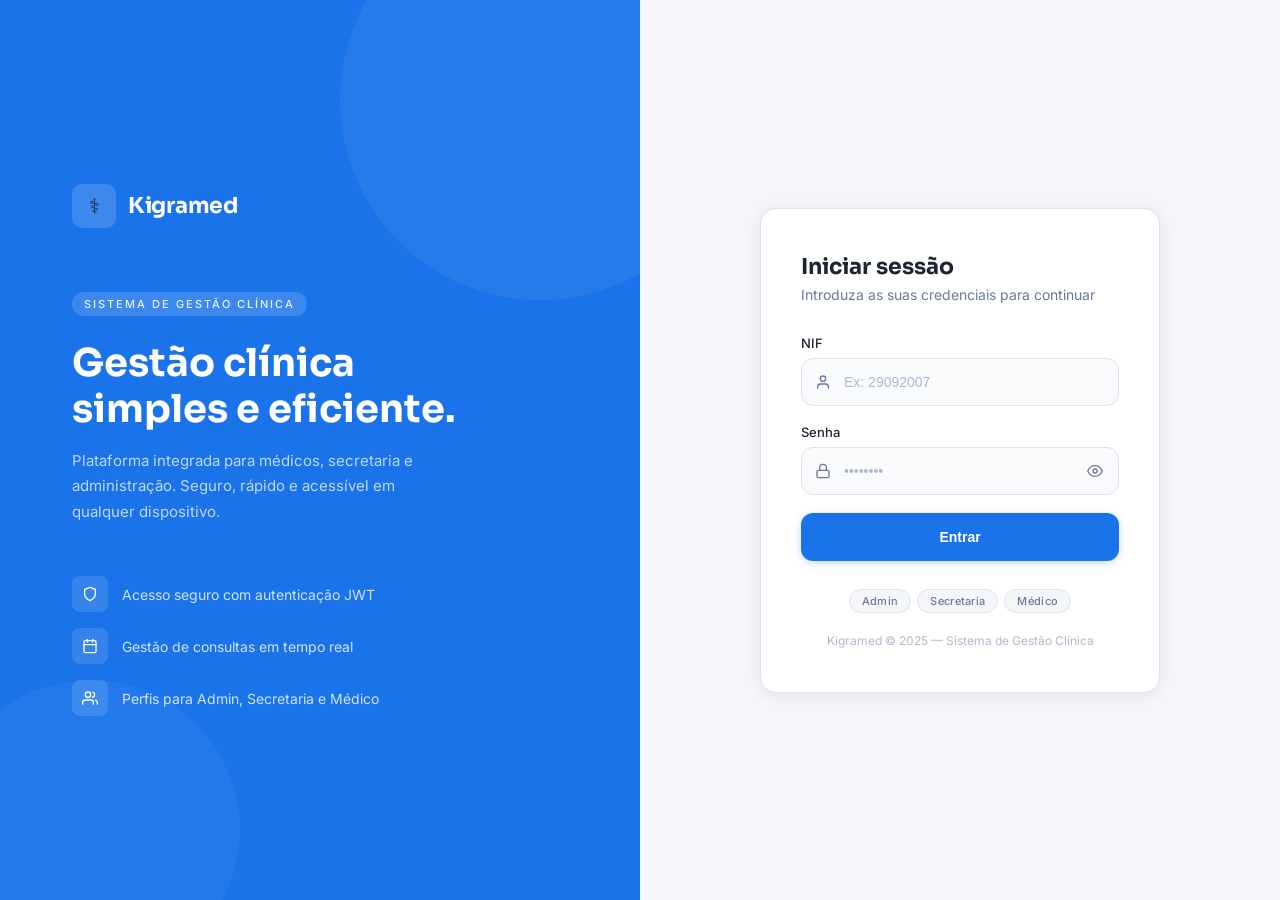
<file: src/Frontend/Front-Interno/secretaria/secretaria.html>
﻿<!DOCTYPE html>
<html lang="pt">
<head>
  <meta charset="UTF-8" />
  <meta name="viewport" content="width=device-width, initial-scale=1.0" />
  <title>Kigramed — Secretaria</title>
  <link href="https://fonts.googleapis.com/css2?family=Inter:wght@300;400;500;600&family=Sora:wght@600;700&display=swap" rel="stylesheet" />
  <link rel="stylesheet" href="../dashboard.css" />
  <style>
    .estado-filter {
      display: inline-flex;
      align-items: center;
      justify-content: center;
      padding: 0.55rem 0.85rem;
      border: 1px solid var(--border);
      border-radius: 999px;
      background: var(--surface);
      color: var(--text);
      font-size: 0.95rem;
      cursor: pointer;
      transition: all 0.2s ease;
    }
    .estado-filter:hover { background: var(--surface-muted); }
    .estado-filter.active {
      background: var(--primary);
      color: #fff;
      border-color: transparent;
    }
    .estado-filters { display: flex; flex-wrap: wrap; gap: 0.5rem; margin-bottom: 1rem; }
  </style>
</head>
<body>
  <div class="sidebar-overlay" id="sidebarOverlay" onclick="sidebarToggle()"></div>
  <div class="layout">
    <aside class="sidebar" id="sidebar">
      <div class="sidebar-logo"><div class="logo-icon">⚕</div><div class="logo-name">Kigramed</div></div>
      <div class="sidebar-section">Principal</div>
      <button class="nav-item active" onclick="showSection('dashboard', this)"><svg viewBox="0 0 24 24"><rect x="3" y="3" width="7" height="7"/><rect x="14" y="3" width="7" height="7"/><rect x="14" y="14" width="7" height="7"/><rect x="3" y="14" width="7" height="7"/></svg>Dashboard</button>
      <button class="nav-item" onclick="showSection('consultas', this)"><svg viewBox="0 0 24 24"><rect x="3" y="4" width="18" height="18" rx="2"/><line x1="16" y1="2" x2="16" y2="6"/><line x1="8" y1="2" x2="8" y2="6"/><line x1="3" y1="10" x2="21" y2="10"/></svg>Consultas</button>
      <button class="nav-item" onclick="showSection('pacientes', this)"><svg viewBox="0 0 24 24"><path d="M17 21v-2a4 4 0 0 0-4-4H5a4 4 0 0 0-4 4v2"/><circle cx="9" cy="7" r="4"/></svg>Pacientes</button>
      <button class="nav-item" onclick="showSection('clientes', this)"><svg viewBox="0 0 24 24"><path d="M20 21v-2a4 4 0 0 0-4-4H8a4 4 0 0 0-4 4v2"/><circle cx="12" cy="7" r="4"/></svg>Clientes</button>
      <div class="sidebar-section">Dados</div>
      <button class="nav-item" onclick="showSection('especialidades', this)"><svg viewBox="0 0 24 24"><path d="M22 12h-4l-3 9L9 3l-3 9H2"/></svg>Especialidades</button>
      <button class="nav-item" onclick="showSection('servicos', this)"><svg viewBox="0 0 24 24"><circle cx="12" cy="12" r="3"/><path d="M19.07 4.93a10 10 0 0 1 0 14.14M4.93 4.93a10 10 0 0 0 0 14.14"/></svg>Serviços</button>
      <button class="nav-item" onclick="showSection('medicos', this)"><svg viewBox="0 0 24 24"><path d="M17 21v-2a4 4 0 0 0-4-4H5a4 4 0 0 0-4 4v2"/><circle cx="9" cy="7" r="4"/><path d="M23 21v-2a4 4 0 0 0-3-3.87"/><path d="M16 3.13a4 4 0 0 1 0 7.75"/></svg>Médicos</button>
      <button class="nav-item" onclick="showSection('pagamentos', this)"><svg viewBox="0 0 24 24"><rect x="1" y="4" width="22" height="16" rx="2"/><line x1="1" y1="10" x2="23" y2="10"/></svg>Pagamentos</button>
      <button class="nav-item" onclick="showSection('pagamentoconsulta', this)"><svg viewBox="0 0 24 24"><circle cx="12" cy="12" r="3"/><path d="M12 5v14"/></svg>Pago Consulta</button>
      <button class="nav-item" onclick="showSection('sms', this)"><svg viewBox="0 0 24 24"><path d="M21 15a2 2 0 0 1-2 2H7l-4 4V5a2 2 0 0 1 2-2h14a2 2 0 0 1 2 2z"/></svg>SMS</button>      <div class="sidebar-footer"><div class="user-card"><div class="avatar" id="sidebarAvatar">SE</div><div class="user-info"><div class="user-name" id="sidebarName">Secretária</div><div class="user-role">Secretaria</div></div><button class="btn-logout" onclick="logout()"><svg viewBox="0 0 24 24"><path d="M9 21H5a2 2 0 0 1-2-2V5a2 2 0 0 1 2-2h4"/><polyline points="16 17 21 12 16 7"/><line x1="21" y1="12" x2="9" y2="12"/></svg></button></div></div>
    </aside>
    <main class="main">
      <div class="topbar"><div class="topbar-left"><button class="menu-btn" onclick="sidebarToggle()"><svg viewBox="0 0 24 24"><line x1="3" y1="6" x2="21" y2="6"/><line x1="3" y1="12" x2="21" y2="12"/><line x1="3" y1="18" x2="21" y2="18"/></svg></button><div class="topbar-title" id="topbarTitle">Dashboard</div></div><div class="topbar-right"><span class="role-badge">Secretaria</span><span id="topbarName" style="font-size:13px;color:var(--muted)"></span></div></div>
      <div class="content">
        <div class="section active" id="sec-dashboard">
          <div class="page-header"><div><div class="page-title">Painel</div><div class="page-sub">Atividades da secretaria</div></div></div>
          <div class="stats-grid"><div class="stat-card"><div class="stat-icon si-blue"><svg viewBox="0 0 24 24"><rect x="3" y="4" width="18" height="18" rx="2"/><line x1="16" y1="2" x2="16" y2="6"/><line x1="8" y1="2" x2="8" y2="6"/><line x1="3" y1="10" x2="21" y2="10"/></svg></div><div class="stat-label">Consultas</div><div class="stat-val" id="statConsultas">—</div></div><div class="stat-card"><div class="stat-icon si-green"><svg viewBox="0 0 24 24"><path d="M17 21v-2a4 4 0 0 0-4-4H5a4 4 0 0 0-4 4v2"/><circle cx="9" cy="7" r="4"/></svg></div><div class="stat-label">Pacientes</div><div class="stat-val" id="statPacientes">—</div></div><div class="stat-card"><div class="stat-icon si-amber"><svg viewBox="0 0 24 24"><path d="M17 21v-2a4 4 0 0 0-4-4H5a4 4 0 0 0-4 4v2"/><circle cx="9" cy="7" r="4"/></svg></div><div class="stat-label">Clientes</div><div class="stat-val" id="statClientes">—</div></div><div class="stat-card"><div class="stat-icon si-red"><svg viewBox="0 0 24 24"><circle cx="12" cy="12" r="3"/><path d="M12 2v2M12 20v2M4.93 4.93l1.41 1.41M17.66 17.66l1.41 1.41M2 12h2M20 12h2M4.93 19.07l1.41-1.41M17.66 6.34l1.41-1.41"/></svg></div><div class="stat-label">Pedidos Pendentes</div><div class="stat-val" id="statPedidos">—</div></div></div>
          <div class="card"><div class="card-header"><div class="card-title">Consultas recentes</div></div><div class="table-wrap"><table><thead><tr><th>#</th><th>Paciente</th><th>Médico</th><th>Serviço</th><th>Data</th><th>Estado</th></tr></thead><tbody id="dashConsultas"><tr><td colspan="6" style="text-align:center;color:var(--muted);padding:24px">A carregar...</td></tr></tbody></table></div></div>
        </div>
        <div class="section" id="sec-consultas">
          <div class="page-header"><div><div class="page-title">Consultas</div><div class="page-sub">Agendar e listar consultas</div></div><button class="btn btn-primary" onclick="openModal('modalConsulta')"><svg viewBox="0 0 24 24"><line x1="12" y1="5" x2="12" y2="19"/><line x1="5" y1="12" x2="19" y2="12"/></svg>Nova Consulta</button></div>
          <div class="card">
            <div class="search-bar">
              <div class="search-wrap"><svg viewBox="0 0 24 24"><circle cx="11" cy="11" r="8"/><line x1="21" y1="21" x2="16.65" y2="16.65"/></svg><input type="text" placeholder="Pesquisar..." oninput="filterTable(this,'tblConsultas')"/></div>
            </div>
                        <div style="display:flex;align-items:center;gap:10px;margin-bottom:14px;">
              <label for="filtroEstadoConsultaSec" style="font-size:13px;color:var(--muted);white-space:nowrap;font-weight:600;">Filtrar por estado:</label>
              <select id="filtroEstadoConsultaSec" onchange="filtrarConsultasPorEstado(this.value || null, null)" style="font-size:13px;padding:6px 10px;border:1px solid var(--border);border-radius:6px;background:var(--card);color:var(--text);cursor:pointer;">
                <option value="">Todos</option>
                <option value="Pendente">Pendente</option>
                <option value="Aguarda Pagamento">Aguarda Pagamento</option>
                <option value="Comprovativo Enviado">Comprovativo Enviado</option>
                <option value="Rejeitado">Rejeitado</option>
                <option value="Confirmada">Confirmada</option>
                <option value="Cancelada">Cancelada</option>
              </select>
            </div>
            <div class="table-wrap"><table id="tblConsultas"><thead><tr><th>#</th><th>Paciente</th><th>Médico</th><th>Serviço</th><th>Data</th><th>Estado</th><th>Ações</th></tr></thead><tbody id="bodyConsultas"><tr><td colspan="7" style="text-align:center;color:var(--muted);padding:24px">A carregar...</td></tr></tbody></table></div>
          </div>
        </div>
        <div class="section" id="sec-pacientes">
          <div class="page-header"><div><div class="page-title">Pacientes</div><div class="page-sub">Registar pacientes</div></div><button class="btn btn-primary" onclick="openModal('modalPaciente')"><svg viewBox="0 0 24 24"><line x1="12" y1="5" x2="12" y2="19"/><line x1="5" y1="12" x2="19" y2="12"/></svg>Novo Paciente</button></div>
          <div class="card"><div class="search-bar"><div class="search-wrap"><svg viewBox="0 0 24 24"><circle cx="11" cy="11" r="8"/><line x1="21" y1="21" x2="16.65" y2="16.65"/></svg><input type="text" placeholder="Pesquisar..." oninput="filterTable(this,'tblPacientes')"/></div></div><div class="table-wrap"><table id="tblPacientes"><thead><tr><th>#</th><th>Nome</th><th>Nascimento</th><th>Cliente</th><th>Ações</th></tr></thead><tbody id="bodyPacientes"><tr><td colspan="5" style="text-align:center;color:var(--muted);padding:24px">A carregar...</td></tr></tbody></table></div></div>
        </div>
        <div class="section" id="sec-clientes">
          <div class="page-header"><div><div class="page-title">Clientes</div><div class="page-sub">Registo e contactos</div></div><button class="btn btn-primary" onclick="openModal('modalCliente')"><svg viewBox="0 0 24 24"><line x1="12" y1="5" x2="12" y2="19"/><line x1="5" y1="12" x2="19" y2="12"/></svg>Novo Cliente</button></div>
          <div class="card"><div class="search-bar"><div class="search-wrap"><svg viewBox="0 0 24 24"><circle cx="11" cy="11" r="8"/><line x1="21" y1="21" x2="16.65" y2="16.65"/></svg><input type="text" placeholder="Pesquisar..." oninput="filterTable(this,'tblClientes')"/></div></div><div class="table-wrap"><table id="tblClientes"><thead><tr><th>NIF</th><th>Nome</th><th>Contactos</th><th>Ações</th></tr></thead><tbody id="bodyClientes"><tr><td colspan="4" style="text-align:center;color:var(--muted);padding:24px">A carregar...</td></tr></tbody></table></div></div>
        </div>
        <div class="section" id="sec-especialidades">
          <div class="page-header"><div><div class="page-title">Especialidades</div><div class="page-sub">Especialidades disponíveis</div></div></div>
          <div class="card"><div class="table-wrap"><table id="tblEspecialidades"><thead><tr><th>#</th><th>Nome</th><th>Descrição</th><th>Ações</th></tr></thead><tbody id="bodyEspecialidades"><tr><td colspan="4" style="text-align:center;color:var(--muted);padding:24px">A carregar...</td></tr></tbody></table></div></div>
        </div>
        <div class="section" id="sec-servicos">
          <div class="page-header"><div><div class="page-title">Serviços</div><div class="page-sub">Serviços clínicos</div></div></div>
          <div class="card"><div class="table-wrap"><table id="tblServicos"><thead><tr><th>#</th><th>Nome</th><th>Especialidade</th><th>Preço</th><th>Ações</th></tr></thead><tbody id="bodyServicos"><tr><td colspan="5" style="text-align:center;color:var(--muted);padding:24px">A carregar...</td></tr></tbody></table></div></div>
        </div>
        <div class="section" id="sec-medicos">
          <div class="page-header"><div><div class="page-title">Médicos</div><div class="page-sub">Médicos e especialidades</div></div></div>
          <div class="card"><div class="table-wrap"><table id="tblMedicos"><thead><tr><th>#</th><th>Nome</th><th>Especialidade</th></tr></thead><tbody id="bodyMedicos"><tr><td colspan="3" style="text-align:center;color:var(--muted);padding:24px">A carregar...</td></tr></tbody></table></div></div>
        </div>
        <div class="section" id="sec-pagamentos">
          <div class="page-header"><div><div class="page-title">Pagamentos</div><div class="page-sub">Registo de pagamentos</div></div><button class="btn btn-primary" onclick="openModal('modalPagamento')"><svg viewBox="0 0 24 24"><line x1="12" y1="5" x2="12" y2="19"/><line x1="5" y1="12" x2="19" y2="12"/></svg>Novo Pagamento</button></div>
          <div class="card"><div class="table-wrap"><table id="tblPagamentos"><thead><tr><th>#</th><th>Cliente</th><th>Secretaria</th><th>Valor</th><th>Comprovativo</th><th>Data</th></tr></thead><tbody id="bodyPagamentos"><tr><td colspan="6" style="text-align:center;color:var(--muted);padding:24px">A carregar...</td></tr></tbody></table></div></div>
        </div>
        <div class="section" id="sec-pagamentoconsulta">
          <div class="page-header"><div><div class="page-title">Pagamentos de Consulta</div><div class="page-sub">Ligação entre pagamento e consulta</div></div><button class="btn btn-primary" onclick="openModal('modalPagamentoConsulta')"><svg viewBox="0 0 24 24"><line x1="12" y1="5" x2="12" y2="19"/><line x1="5" y1="12" x2="19" y2="12"/></svg>Associar Pagamento</button></div>
          <div class="card"><div class="table-wrap"><table id="tblPagamentoConsulta"><thead><tr><th>#</th><th>Pagamento</th><th>Consulta</th><th>Data Consulta</th><th>Comprovativo</th></tr></thead><tbody id="bodyPagamentoConsulta"><tr><td colspan="5" style="text-align:center;color:var(--muted);padding:24px">A carregar...</td></tr></tbody></table></div></div>
        </div>
        <div class="section" id="sec-sms">
          <div class="page-header"><div><div class="page-title">SMS</div><div class="page-sub">Envio de SMS e registo</div></div><button class="btn btn-primary" onclick="openModal('modalSMS')"><svg viewBox="0 0 24 24"><path d="M21 15a2 2 0 0 1-2 2H7l-4 4V5a2 2 0 0 1 2-2h14a2 2 0 0 1 2 2z"/></svg>Enviar SMS</button></div>
          <div class="card"><div class="table-wrap"><table id="tblSMS"><thead><tr><th>#</th><th>Cliente</th><th>Mensagem</th><th>Data Envio</th></tr></thead><tbody id="bodySMS"><tr><td colspan="4" style="text-align:center;color:var(--muted);padding:24px">A carregar...</td></tr></tbody></table></div></div>
        </div>
      </div>
    </main>
  </div>

  <div class="modal-overlay" id="modalConsulta"><div class="modal"><div class="modal-header"><div class="modal-title">Nova Consulta</div><button class="modal-close" onclick="closeModal('modalConsulta')"><svg viewBox="0 0 24 24"><line x1="18" y1="6" x2="6" y2="18"/><line x1="6" y1="6" x2="18" y2="18"/></svg></button></div><form id="formConsulta" onsubmit="submitConsulta(event)"><div class="form-grid"><div class="form-group"><label>Médico *</label><select id="cMedico" required><option value="">Seleccionar...</option></select></div><div class="form-group"><label>Serviço *</label><select id="cServico" required><option value="">Seleccionar...</option></select></div><div class="form-group"><label>Paciente *</label><select id="cPaciente" required><option value="">Seleccionar...</option></select></div><div class="form-group"><label>Estado *</label><select id="cEstado" required><option value="">Seleccionar...</option></select></div><div class="form-group full"><label>Data e Hora *</label><input type="datetime-local" id="cData" required/></div></div><div class="form-actions"><button type="button" class="btn btn-outline" onclick="closeModal('modalConsulta')">Cancelar</button><button type="submit" class="btn btn-primary">Guardar</button></div></form></div></div>

  <div class="modal-overlay" id="modalPaciente"><div class="modal"><div class="modal-header"><div class="modal-title">Novo Paciente</div><button class="modal-close" onclick="closeModal('modalPaciente')"><svg viewBox="0 0 24 24"><line x1="18" y1="6" x2="6" y2="18"/><line x1="6" y1="6" x2="18" y2="18"/></svg></button></div><form id="formPaciente" onsubmit="submitPaciente(event)"><div class="form-grid"><div class="form-group full"><label>Nome *</label><input type="text" id="pNome" required placeholder="Nome completo"/></div><div class="form-group"><label>Nascimento *</label><input type="date" id="pNasc" required/></div><div class="form-group"><label>Cliente NIF *</label><select id="pCliente" required><option value="">Seleccionar...</option></select></div><div class="form-group"><label>Género *</label><select id="pGenero" required><option value="">Seleccionar...</option><option value="1">Masculino</option><option value="2">Feminino</option></select></div><div class="form-group"><label>Tipo (opcional)</label><select id="pTipo"><option value="">Seleccionar...</option><option value="1">Titular</option><option value="2">Dependente</option></select></div></div><div class="form-actions"><button type="button" class="btn btn-outline" onclick="closeModal('modalPaciente')">Cancelar</button><button type="submit" class="btn btn-primary">Guardar</button></div></form></div></div>

  <div class="modal-overlay" id="modalCliente"><div class="modal"><div class="modal-header"><div class="modal-title">Novo Cliente</div><button class="modal-close" onclick="closeModal('modalCliente')"><svg viewBox="0 0 24 24"><line x1="18" y1="6" x2="6" y2="18"/><line x1="6" y1="6" x2="18" y2="18"/></svg></button></div><form id="formCliente" onsubmit="submitCliente(event)"><div class="form-grid"><div class="form-group"><label>NIF *</label><input type="text" id="clNif" required placeholder="123456789"/></div><div class="form-group"><label>Nome *</label><input type="text" id="clNome" required placeholder="Nome completo"/></div><div class="form-group"><label>Email</label><input type="email" id="clEmail" placeholder="email@exemplo.com"/></div><div class="form-group"><label>Telefone</label><input type="text" id="clTel" placeholder="900 000 000"/></div></div><div class="form-actions"><button type="button" class="btn btn-outline" onclick="closeModal('modalCliente')">Cancelar</button><button type="submit" class="btn btn-primary">Guardar</button></div></form></div></div>
  <div class="modal-overlay" id="modalPagamento"><div class="modal"><div class="modal-header"><div class="modal-title">Novo Pagamento</div><button class="modal-close" onclick="closeModal('modalPagamento')"><svg viewBox="0 0 24 24"><line x1="18" y1="6" x2="6" y2="18"/><line x1="6" y1="6" x2="18" y2="18"/></svg></button></div><form id="formPagamento" onsubmit="submitPagamento(event)"><div class="form-grid"><div class="form-group"><label>Cliente NIF *</label><select id="payCliente" required><option value="">Seleccionar...</option></select></div><div class="form-group"><label>Comprovativo *</label><input type="text" id="payComprovativo" required placeholder="URL ou texto"/></div><div class="form-group"><label>Data</label><input type="datetime-local" id="payData"/></div></div><div class="form-actions"><button type="button" class="btn btn-outline" onclick="closeModal('modalPagamento')">Cancelar</button><button type="submit" class="btn btn-primary">Guardar</button></div></form></div></div>
  <div class="modal-overlay" id="modalPagamentoConsulta"><div class="modal"><div class="modal-header"><div class="modal-title">Associar Pagamento à Consulta</div><button class="modal-close" onclick="closeModal('modalPagamentoConsulta')"><svg viewBox="0 0 24 24"><line x1="18" y1="6" x2="6" y2="18"/><line x1="6" y1="6" x2="18" y2="18"/></svg></button></div><form id="formPagamentoConsulta" onsubmit="submitPagamentoConsulta(event)"><div class="form-grid"><div class="form-group"><label>Pagamento *</label><select id="pcPagamento" required><option value="">Seleccionar...</option></select></div><div class="form-group"><label>Consulta *</label><select id="pcConsulta" required><option value="">Seleccionar...</option></select></div></div><div class="form-actions"><button type="button" class="btn btn-outline" onclick="closeModal('modalPagamentoConsulta')">Cancelar</button><button type="submit" class="btn btn-primary">Guardar</button></div></form></div></div>
  <div class="modal-overlay" id="modalSMS"><div class="modal"><div class="modal-header"><div class="modal-title">Enviar SMS</div><button class="modal-close" onclick="closeModal('modalSMS')"><svg viewBox="0 0 24 24"><line x1="18" y1="6" x2="6" y2="18"/><line x1="6" y1="6" x2="18" y2="18"/></svg></button></div><form id="formSMS" onsubmit="submitSMS(event)"><div class="form-grid"><div class="form-group"><label>Cliente NIF *</label><select id="smsCliente" required><option value="">Seleccionar...</option></select></div><div class="form-group full"><label>Mensagem *</label><textarea id="smsMensagem" required placeholder="Texto da mensagem"></textarea></div></div><div class="form-actions"><button type="button" class="btn btn-outline" onclick="closeModal('modalSMS')">Cancelar</button><button type="submit" class="btn btn-primary">Enviar</button></div></form></div></div>
  <div class="modal-overlay" id="modalEditConsulta"><div class="modal"><div class="modal-header"><div class="modal-title">Editar Consulta</div><button class="modal-close" onclick="closeModal('modalEditConsulta')"><svg viewBox="0 0 24 24"><line x1="18" y1="6" x2="6" y2="18"/><line x1="6" y1="6" x2="18" y2="18"/></svg></button></div><form id="formEditConsulta" onsubmit="submitEditConsulta(event)"><input type="hidden" id="ecConsultaId"/><div class="form-grid"><div class="form-group"><label>Médico *</label><select id="ecMedico" required><option value="">Seleccionar...</option></select></div><div class="form-group"><label>Estado *</label><select id="ecEstado" required><option value="">Seleccionar...</option></select></div><div class="form-group full"><label>Data e Hora *</label><input type="datetime-local" id="ecData" required/></div></div><div class="form-actions"><button type="button" class="btn btn-outline" onclick="closeModal('modalEditConsulta')">Cancelar</button><button type="submit" class="btn btn-primary">Guardar</button></div></form></div></div>

  <div class="modal-overlay" id="modalEditPaciente">
    <div class="modal">
      <div class="modal-header">
        <div class="modal-title">Editar Paciente</div>
        <button class="modal-close" onclick="closeModal('modalEditPaciente')">
          <svg viewBox="0 0 24 24"><line x1="18" y1="6" x2="6" y2="18"/><line x1="6" y1="6" x2="18" y2="18"/></svg>
        </button>
      </div>
      <form id="formEditPaciente" onsubmit="submitEditPaciente(event)">
        <input type="hidden" id="epPacienteId" />
        <div class="form-grid">
          <div class="form-group full">
            <label>Nome do Paciente *</label>
            <input type="text" id="epNome" required placeholder="Nome completo" />
          </div>
          <div class="form-group">
            <label>Nascimento *</label>
            <input type="date" id="epNasc" required />
          </div>
          <div class="form-group">
            <label>Género *</label>
            <select id="epGenero" required>
              <option value="">Seleccionar...</option>
              <option value="1">Masculino</option>
              <option value="2">Feminino</option>
            </select>
          </div>
          <div class="form-group">
            <label>Tipo (Cliente-Paciente) *</label>
            <select id="epTipo" required>
              <option value="">Seleccionar...</option>
              <option value="1">Titular</option>
              <option value="2">Dependente</option>
            </select>
          </div>
        </div>
        <div class="form-actions">
          <button type="button" class="btn btn-outline" onclick="closeModal('modalEditPaciente')">Cancelar</button>
          <button type="submit" class="btn btn-primary">Guardar</button>
        </div>
      </form>
    </div>
  </div>

  <div class="modal-overlay" id="modalEditCliente">
    <div class="modal">
      <div class="modal-header">
        <div class="modal-title">Editar Cliente</div>
        <button class="modal-close" onclick="closeModal('modalEditCliente')">
          <svg viewBox="0 0 24 24"><line x1="18" y1="6" x2="6" y2="18"/><line x1="6" y1="6" x2="18" y2="18"/></svg>
        </button>
      </div>
      <form id="formEditCliente" onsubmit="submitEditCliente(event)">
        <div class="form-grid">
          <div class="form-group">
            <label>NIF</label>
            <input type="text" id="eclNif" readonly />
          </div>
          <div class="form-group">
            <label>Nome *</label>
            <input type="text" id="eclNome" required placeholder="Nome completo" />
          </div>
          <div class="form-group">
            <label>Email</label>
            <input type="email" id="eclEmail" placeholder="email@exemplo.com" />
          </div>
          <div class="form-group">
            <label>Telefone</label>
            <input type="text" id="eclTel" placeholder="900 000 000" />
          </div>
        </div>
        <div class="form-actions">
          <button type="button" class="btn btn-outline" onclick="closeModal('modalEditCliente')">Cancelar</button>
          <button type="submit" class="btn btn-primary">Guardar</button>
        </div>
      </form>
    </div>
  </div>

  <div class="modal-overlay" id="modalActionForm"><div class="modal"><div class="modal-header"><div class="modal-title" id="actionFormTitle">Editar Registo</div><button class="modal-close" onclick="closeModal('modalActionForm')"><svg viewBox="0 0 24 24"><line x1="18" y1="6" x2="6" y2="18"/><line x1="6" y1="6" x2="18" y2="18"/></svg></button></div><form id="actionForm"><div class="form-grid"><div class="form-group full"><label id="actionLabelNome">Nome</label><input type="text" id="actionFieldNome" /></div><div class="form-group full" id="actionGroupDescricao"><label id="actionLabelDescricao">Descrição</label><input type="text" id="actionFieldDescricao" /></div><div class="form-group full" id="actionGroupData"><label id="actionLabelData">Data e Hora</label><input type="datetime-local" id="actionFieldData" /></div></div><div class="form-actions"><button type="button" class="btn btn-outline" onclick="closeModal('modalActionForm')">Cancelar</button><button type="submit" class="btn btn-primary">Guardar</button></div></form></div></div>
  <div class="modal-overlay" id="modalActionConfirm">
    <div class="modal" style="max-width:460px">
      <div class="modal-header">
        <div class="modal-title" id="actionConfirmTitle">Confirmar Ação</div>
        <button class="modal-close" onclick="closeModal('modalActionConfirm')">
          <svg viewBox="0 0 24 24"><line x1="18" y1="6" x2="6" y2="18"/><line x1="6" y1="6" x2="18" y2="18"/></svg>
        </button>
      </div>
      <div class="modal-body" style="padding:4px 0 10px;color:var(--muted)" id="actionConfirmMessage">Tem a certeza?</div>
      <div class="form-actions">
        <button type="button" class="btn btn-outline" onclick="closeModal('modalActionConfirm')">Cancelar</button>
        <button type="button" class="btn btn-danger" id="actionConfirmBtn">Confirmar</button>
      </div>
    </div>
  </div>

  <div id="toast" class="toast"></div>
  <script src="../common.js"></script>
  <script src="secretaria.js"></script>
</body>
</html>
</file>
<file: src/Frontend/Front-Interno/dashboard.css>
*{box-sizing:border-box;margin:0;padding:0}
:root{--primary:#1a73e8;--primary-h:#1558b0;--primary-light:#e8f0fe;--bg:#f4f6f9;--white:#fff;--border:#dde3ed;--text:#1e2532;--muted:#6b7a99;--danger:#d93025;--success:#1e8e3e;--warning:#f29900;--radius:12px;--sidebar:240px}
html,body{height:100%;font-family:'Inter',sans-serif;background:var(--bg);color:var(--text);font-size:14px}
button,input,select,textarea{font-family:'Inter',sans-serif}
button{cursor:pointer}
.layout{display:flex;min-height:100vh}
.sidebar{width:var(--sidebar);flex-shrink:0;background:var(--white);border-right:1px solid var(--border);display:flex;flex-direction:column;position:fixed;top:0;left:0;height:100vh;z-index:100;transition:transform .3s;overflow-y:auto}
.sidebar-logo{display:flex;align-items:center;gap:10px;padding:20px 20px 16px;border-bottom:1px solid var(--border)}
.logo-icon{width:36px;height:36px;background:var(--primary);border-radius:8px;display:flex;align-items:center;justify-content:center;color:#fff;font-size:16px}
.logo-name{font-family:'Sora',sans-serif;font-size:17px;font-weight:700;color:var(--text)}
.sidebar-section{padding:16px 12px 4px;font-size:10px;font-weight:600;letter-spacing:1.2px;text-transform:uppercase;color:var(--muted)}
.nav-item{display:flex;align-items:center;gap:10px;padding:9px 14px;border-radius:8px;margin:2px 8px;color:var(--muted);font-size:13px;font-weight:500;transition:background .15s,color .15s;cursor:pointer;border:none;background:none;width:calc(100% - 16px);text-align:left}
.nav-item:hover{background:var(--bg);color:var(--text)}
.nav-item.active{background:var(--primary-light);color:var(--primary);font-weight:600}
.nav-item svg{width:16px;height:16px;stroke:currentColor;fill:none;stroke-width:2;stroke-linecap:round;stroke-linejoin:round;flex-shrink:0}
.sidebar-footer{margin-top:auto;padding:12px;border-top:1px solid var(--border);position:sticky;bottom:0;background:var(--white)}
.user-card{display:flex;align-items:center;gap:10px;padding:8px;border-radius:8px}
.avatar{width:34px;height:34px;border-radius:50%;background:var(--primary);display:flex;align-items:center;justify-content:center;color:#fff;font-size:12px;font-weight:600;flex-shrink:0}
.user-info{flex:1;min-width:0}
.user-name{font-size:13px;font-weight:600;white-space:nowrap;overflow:hidden;text-overflow:ellipsis}
.user-role{font-size:11px;color:var(--muted)}
.btn-logout{background:none;border:none;padding:4px;color:var(--muted);border-radius:6px;display:flex;align-items:center}
.btn-logout:hover{color:var(--danger);background:#fef2f2}
.btn-logout svg{width:16px;height:16px;stroke:currentColor;fill:none;stroke-width:2;stroke-linecap:round;stroke-linejoin:round}
.sidebar-overlay{display:none;position:fixed;inset:0;background:rgba(0,0,0,.35);z-index:99}
.main{margin-left:var(--sidebar);flex:1;display:flex;flex-direction:column;min-height:100vh}
.topbar{background:var(--white);border-bottom:1px solid var(--border);padding:0 32px;height:60px;display:flex;align-items:center;justify-content:space-between;position:sticky;top:0;z-index:50}
.topbar-left{display:flex;align-items:center;gap:12px}
.menu-btn{display:none;background:none;border:none;padding:4px;color:var(--muted);border-radius:6px}
.menu-btn svg{width:20px;height:20px;stroke:currentColor;fill:none;stroke-width:2;stroke-linecap:round;stroke-linejoin:round}
.topbar-title{font-family:'Sora',sans-serif;font-size:18px;font-weight:700;white-space:nowrap;overflow:hidden;text-overflow:ellipsis;min-width:0}
.topbar-right{display:flex;align-items:center;gap:8px;flex-shrink:0}
.role-badge{font-size:11px;font-weight:600;padding:4px 10px;border-radius:20px;background:var(--primary-light);color:var(--primary);letter-spacing:.3px}
.content{padding:28px 32px;flex:1}
.section{display:none}
.section.active{display:block}
.page-header{display:flex;align-items:center;justify-content:space-between;margin-bottom:24px;flex-wrap:wrap;gap:12px}
.page-title{font-family:'Sora',sans-serif;font-size:20px;font-weight:700}
.page-sub{font-size:13px;color:var(--muted);margin-top:2px}
.stats-grid{display:grid;grid-template-columns:repeat(4,1fr);gap:16px;margin-bottom:28px}
.stat-card{background:var(--white);border:1px solid var(--border);border-radius:var(--radius);padding:20px}
.stat-label{font-size:12px;color:var(--muted);font-weight:500;margin-bottom:6px}
.stat-val{font-size:26px;font-weight:700;color:var(--text);line-height:1}
.stat-icon{width:36px;height:36px;border-radius:8px;display:flex;align-items:center;justify-content:center;margin-bottom:10px}
.stat-icon svg{width:18px;height:18px;stroke:currentColor;fill:none;stroke-width:2;stroke-linecap:round;stroke-linejoin:round}
.si-blue{background:var(--primary-light);color:var(--primary)}
.si-green{background:#e6f4ea;color:var(--success)}
.si-amber{background:#fef7e0;color:var(--warning)}
.si-red{background:#fce8e6;color:var(--danger)}
.card{background:var(--white);border:1px solid var(--border);border-radius:var(--radius);padding:24px;margin-bottom:20px}
.card-header{display:flex;align-items:center;justify-content:space-between;margin-bottom:18px;flex-wrap:wrap;gap:10px}
.card-title{font-size:15px;font-weight:600}
.table-wrap{
  overflow-x:auto;
  -webkit-overflow-scrolling:touch;
}
.table-wrap::after{
  content:'';
  display:block;
}
@media(max-width:900px){
  .table-wrap{
    position:relative;
  }
  /* sombra direita que indica scroll disponível */
  .table-wrap{
    background:
      linear-gradient(to right, white 30%, rgba(255,255,255,0)),
      linear-gradient(to right, rgba(255,255,255,0), white 70%) 0 100%,
      radial-gradient(farthest-side at 0% 50%, rgba(0,0,0,.08), transparent),
      radial-gradient(farthest-side at 100% 50%, rgba(0,0,0,.08), transparent) 0 100%;
    background-repeat:no-repeat;
    background-size:40px 100%, 40px 100%, 14px 100%, 14px 100%;
    background-attachment:local, local, scroll, scroll;
  }
}
table{width:100%;border-collapse:collapse;font-size:13px}
thead th{background:#f8f9fc;padding:10px 14px;text-align:left;font-weight:600;font-size:12px;color:var(--muted);border-bottom:1px solid var(--border);white-space:nowrap}
tbody td{padding:12px 14px;border-bottom:1px solid #f0f2f7;vertical-align:middle}
tbody tr:last-child td{border-bottom:none}
tbody tr:hover{background:#fafbfd}
.badge{display:inline-flex;align-items:center;padding:3px 10px;border-radius:20px;font-size:11px;font-weight:600}
.badge-blue{background:#e8f0fe;color:#1a73e8}
.badge-green{background:#e6f4ea;color:#1e8e3e}
.badge-red{background:#fce8e6;color:#d93025}
.badge-gray{background:#f1f3f4;color:#5f6368}
.badge-amber{background:#fef7e0;color:#f29900}
.btn{display:inline-flex;align-items:center;gap:6px;padding:8px 16px;border-radius:8px;font-size:13px;font-weight:500;border:none;transition:background .15s}
.btn-primary{background:var(--primary);color:#fff}
.btn-primary:hover{background:var(--primary-h)}
.btn-outline{background:var(--white);color:var(--text);border:1px solid var(--border)}
.btn-outline:hover{background:var(--bg)}
.btn-success{background:#e6f4ea;color:var(--success);border:none}
.btn-success:hover{background:#ceead6}
.btn-danger{background:#fce8e6;color:var(--danger);border:none}
.btn-danger:hover{background:#f5c6c2}
.btn-sm{padding:5px 12px;font-size:12px;border-radius:6px}
.btn svg{width:14px;height:14px;stroke:currentColor;fill:none;stroke-width:2;stroke-linecap:round;stroke-linejoin:round}
.form-grid{display:grid;grid-template-columns:1fr 1fr;gap:16px}
.form-group{display:flex;flex-direction:column;gap:6px}
.form-group.full{grid-column:1/-1}
.form-group label{font-size:12px;font-weight:600;color:var(--text)}
.form-group input,.form-group select,.form-group textarea{border:1.5px solid var(--border);border-radius:8px;padding:0 12px;font-family:'Inter',sans-serif;font-size:13px;color:var(--text);background:#fafbfd;outline:none;transition:border-color .2s}
.form-group input,.form-group select{height:40px}
.form-group textarea{padding:10px 12px;resize:vertical;min-height:80px}
.form-group input:focus,.form-group select:focus,.form-group textarea:focus{border-color:var(--primary);background:#fff;box-shadow:0 0 0 3px rgba(26,115,232,.1)}
.form-actions{display:flex;gap:10px;justify-content:flex-end;margin-top:8px}
.modal-overlay{display:none;position:fixed;inset:0;background:rgba(30,37,50,.45);z-index:200;align-items:center;justify-content:center;padding:16px}
.modal-overlay.open{display:flex}
.modal{background:var(--white);border-radius:16px;padding:28px;width:100%;max-width:520px;max-height:90vh;overflow-y:auto;box-shadow:0 8px 40px rgba(0,0,0,.12)}
.modal-header{display:flex;align-items:center;justify-content:space-between;margin-bottom:22px}
.modal-title{font-family:'Sora',sans-serif;font-size:17px;font-weight:700}
.modal-close{background:none;border:none;padding:4px;border-radius:6px;color:var(--muted);cursor:pointer}
.modal-close:hover{background:var(--bg)}
.modal-close svg{width:18px;height:18px;stroke:currentColor;fill:none;stroke-width:2;stroke-linecap:round;stroke-linejoin:round}
.search-bar{display:flex;align-items:center;gap:12px;margin-bottom:16px;flex-wrap:wrap}
.search-wrap{position:relative;flex:1;min-width:180px}
.search-wrap svg{position:absolute;left:10px;top:50%;transform:translateY(-50%);width:15px;height:15px;stroke:var(--muted);fill:none;stroke-width:2;stroke-linecap:round;stroke-linejoin:round;pointer-events:none}
.search-wrap input{width:100%;height:38px;border:1px solid var(--border);border-radius:8px;padding:0 12px 0 34px;font-size:13px;color:var(--text);background:var(--white);outline:none}
.search-wrap input:focus{border-color:var(--primary)}
#toast {
  position: fixed;
  bottom: 24px;
  right: 24px;
  left: 24px;
  max-width: 320px;
  margin-left: auto;
  z-index: 999;
  padding: 12px 18px;
  border-radius: 10px;
  font-size: 13px;
  font-weight: 500;
  border: 1px solid;
  transform: translateY(80px);
  opacity: 0;
  transition: transform .3s, opacity .3s;
  display: flex;
  align-items: center;
  gap: 10px;
  box-shadow: 0 4px 16px rgba(0,0,0,.1);
}
#toast.show{transform:translateY(0);opacity:1}
#toast.success{background:#f0fdf4;border-color:#bbf7d0;color:var(--success)}
#toast.error{background:#fef2f2;border-color:#fecaca;color:var(--danger)}
#toast svg{width:15px;height:15px;stroke:currentColor;fill:none;stroke-width:2.5;stroke-linecap:round;stroke-linejoin:round;flex-shrink:0}
@media(max-width:768px){
  .modal{padding:20px;max-width:calc(100vw - 32px)}
  .card{padding:16px}
  .content{padding:16px 12px}
}
@media(max-width:900px){
  .sidebar-section { font-size: 9px; padding: 12px 12px 2px; }
  .nav-item { padding: 8px 14px; margin: 1px 8px; }
  .stats-grid{grid-template-columns:1fr 1fr}
  .sidebar{transform:translateX(-100%)}
  .sidebar.open{transform:translateX(0)}
  .sidebar-overlay.open{display:block}
  .main{margin-left:0}
  .menu-btn{display:flex}
  .content{padding:20px 16px}
  .topbar{padding:0 16px}
  .form-grid{grid-template-columns:1fr}
  .page-header{flex-direction:column;align-items:flex-start}
  .modal-overlay{padding:12px}
  .modal{padding:20px;border-radius:12px;max-width:100%}
  .modal-title{font-size:15px}
  tbody td:last-child{
    white-space:nowrap;
    min-width:100px;
  }
  .btn-sm{
    padding:5px 8px;
    font-size:11px;
  }
  .page-header .btn{width:100%;justify-content:center}
}
@media(max-width:600px){
  .stats-grid{grid-template-columns:1fr 1fr}
}
@media(max-width:480px){
  .topbar-title{font-size:15px}
  .role-badge{display:none}
}
@media(max-width:400px){
  .stats-grid{grid-template-columns:1fr}
  .modal-overlay{padding:8px}
  .modal{padding:16px}
}
</file>
